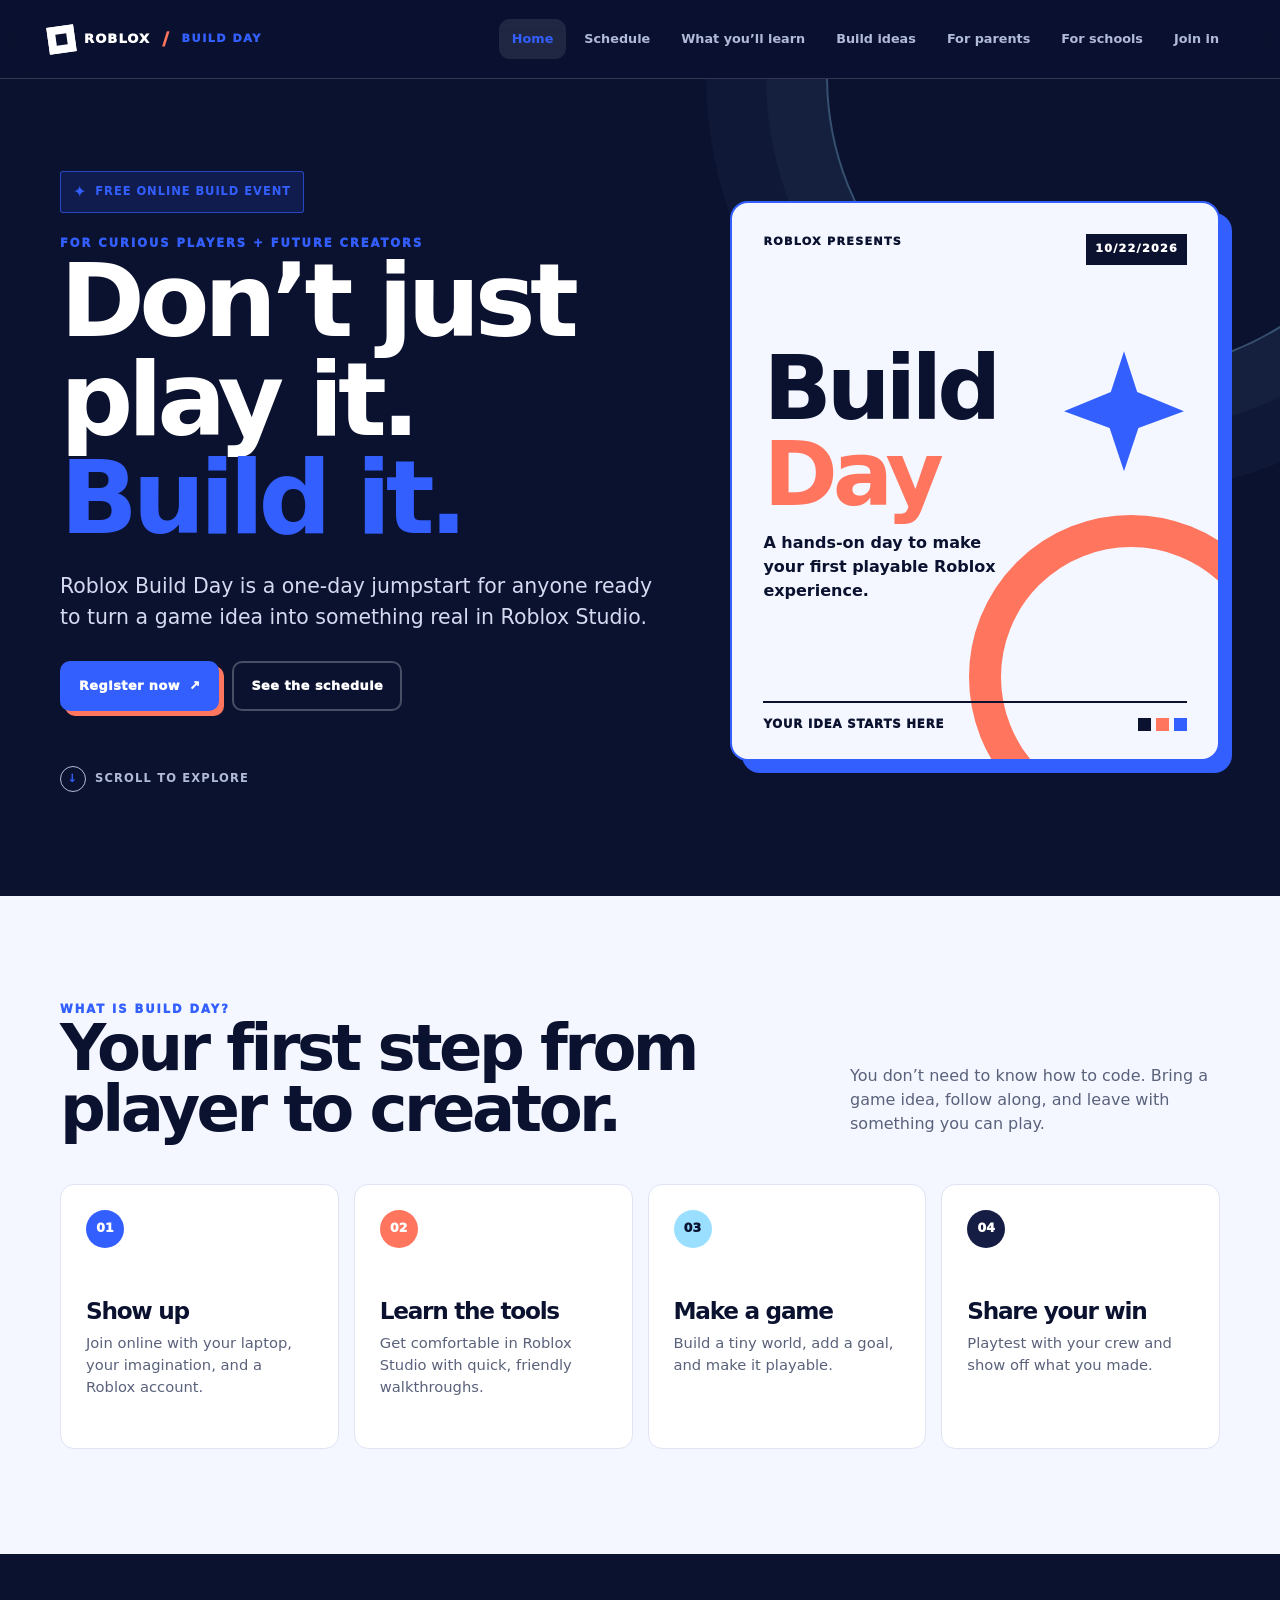
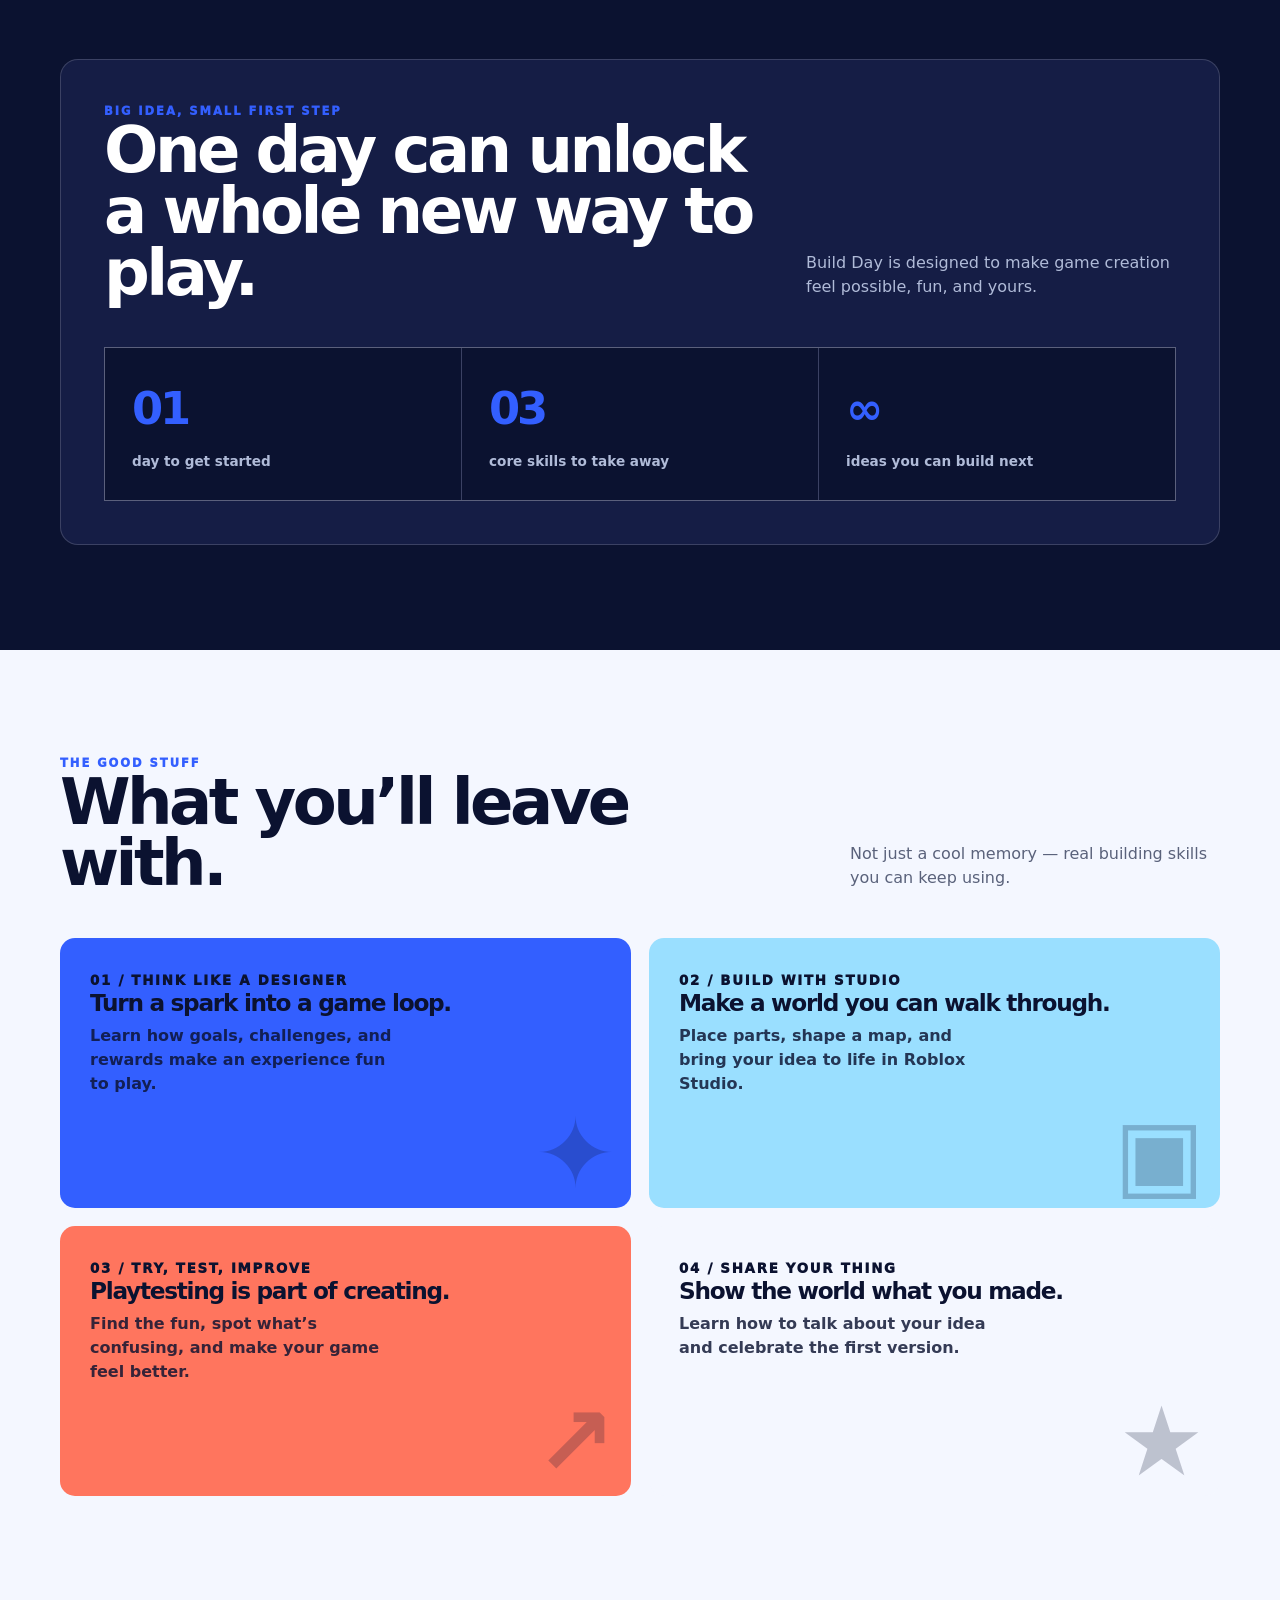
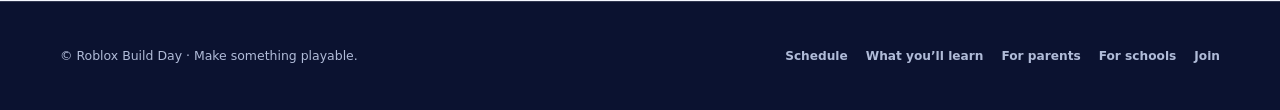
<file: index.html>
<!doctype html>
<html lang="en">
<head>
  <meta charset="utf-8">
  <meta name="viewport" content="width=device-width, initial-scale=1">
  <meta name="description" content="Roblox Build Day: learn to build your own game in Roblox Studio.">
  <title>Roblox Build Day — Make something playable</title>
  <link rel="stylesheet" href="styles.css?v=20261005">
</head>
<body>
  <header class="site-header">
    <div class="nav-wrap">
      <a class="brand" href="index.html" aria-label="Roblox Build Day home"><span class="roblox-lockup"><span class="roblox-logo-icon" aria-hidden="true"></span><span class="roblox-wordmark">ROBLOX</span></span><span class="brand-divider">/</span><span class="brand-event">BUILD DAY</span></a>
      <button class="menu-toggle" aria-label="Toggle navigation" aria-expanded="false">☰</button>
      <nav class="main-nav" aria-label="Main navigation">
        <a href="index.html" aria-current="page">Home</a>
        <a href="the-day.html">Schedule</a>
        <a href="learn.html">What you’ll learn</a>
        <a href="showcase.html">Build ideas</a>
        <a href="parents.html">For parents</a>
        <a href="schools.html">For schools</a>
        <a href="join.html">Join in</a>
      </nav>
    </div>
  </header>

  <main>
    <section class="hero">
      <div class="container hero-grid">
        <div class="hero-copy reveal">
          <div class="hero-stamp">Free online build event</div>
          <div class="eyebrow">For curious players + future creators</div>
          <h1>Don’t just play it. <span>Build it.</span></h1>
          <p class="lede">Roblox Build Day is a one-day jumpstart for anyone ready to turn a game idea into something real in Roblox Studio.</p>
          <div class="button-row"><a class="button" href="join.html">Register now <span>↗</span></a><a class="button secondary" href="the-day.html">See the schedule</a></div>
          <div class="scroll-note">Scroll to explore</div>
        </div>
        <div class="poster reveal" aria-label="Roblox Build Day poster">
          <div class="poster-top"><span>ROBLOX PRESENTS</span><span class="poster-date">10/22/2026</span></div>
          <h2>Build<br><span>Day</span></h2>
          <p class="poster-copy">A hands-on day to make your first playable Roblox experience.</p>
          <div class="poster-footer"><span>YOUR IDEA STARTS HERE</span><span class="tiny-blocks" aria-hidden="true"><i></i><i></i><i></i></span></div>
        </div>
      </div>
    </section>

    <section class="section light reveal">
      <div class="container">
        <div class="section-head"><div><div class="eyebrow" style="color:var(--blue)">What is Build Day?</div><h2>Your first step from player to creator.</h2></div><p class="muted">You don’t need to know how to code. Bring a game idea, follow along, and leave with something you can play.</p></div>
        <div class="steps">
          <article class="step"><div class="step-number">01</div><h3>Show up</h3><p>Join online with your laptop, your imagination, and a Roblox account.</p></article>
          <article class="step"><div class="step-number">02</div><h3>Learn the tools</h3><p>Get comfortable in Roblox Studio with quick, friendly walkthroughs.</p></article>
          <article class="step"><div class="step-number">03</div><h3>Make a game</h3><p>Build a tiny world, add a goal, and make it playable.</p></article>
          <article class="step"><div class="step-number">04</div><h3>Share your win</h3><p>Playtest with your crew and show off what you made.</p></article>
        </div>
      </div>
    </section>

    <section class="section reveal">
      <div class="container">
        <div class="dark-panel">
          <div class="section-head"><div><div class="eyebrow">Big idea, small first step</div><h2>One day can unlock a whole new way to play.</h2></div><p>Build Day is designed to make game creation feel possible, fun, and yours.</p></div>
          <div class="stats"><div class="stat"><strong>01</strong><span>day to get started</span></div><div class="stat"><strong>03</strong><span>core skills to take away</span></div><div class="stat"><strong>∞</strong><span>ideas you can build next</span></div></div>
        </div>
      </div>
    </section>

    <section class="section light reveal">
      <div class="container"><div class="section-head"><div><div class="eyebrow" style="color:var(--blue)">The good stuff</div><h2>What you’ll leave with.</h2></div><p class="muted">Not just a cool memory — real building skills you can keep using.</p></div>
        <div class="feature-grid"><article class="feature-card"><small>01 / Think like a designer</small><h3>Turn a spark into a game loop.</h3><p>Learn how goals, challenges, and rewards make an experience fun to play.</p><strong>✦</strong></article><article class="feature-card"><small>02 / Build with Studio</small><h3>Make a world you can walk through.</h3><p>Place parts, shape a map, and bring your idea to life in Roblox Studio.</p><strong>▣</strong></article><article class="feature-card"><small>03 / Try, test, improve</small><h3>Playtesting is part of creating.</h3><p>Find the fun, spot what’s confusing, and make your game feel better.</p><strong>↗</strong></article><article class="feature-card"><small>04 / Share your thing</small><h3>Show the world what you made.</h3><p>Learn how to talk about your idea and celebrate the first version.</p><strong>★</strong></article></div>
      </div>
    </section>
  </main>
  <footer class="site-footer"><div class="container footer-wrap"><p>© Roblox Build Day · Make something playable.</p><nav class="footer-links"><a href="the-day.html">Schedule</a><a href="learn.html">What you’ll learn</a><a href="parents.html">For parents</a><a href="schools.html">For schools</a><a href="join.html">Join</a></nav></div></footer>
  <script src="script.js"></script>
</body>
</html>
</file>
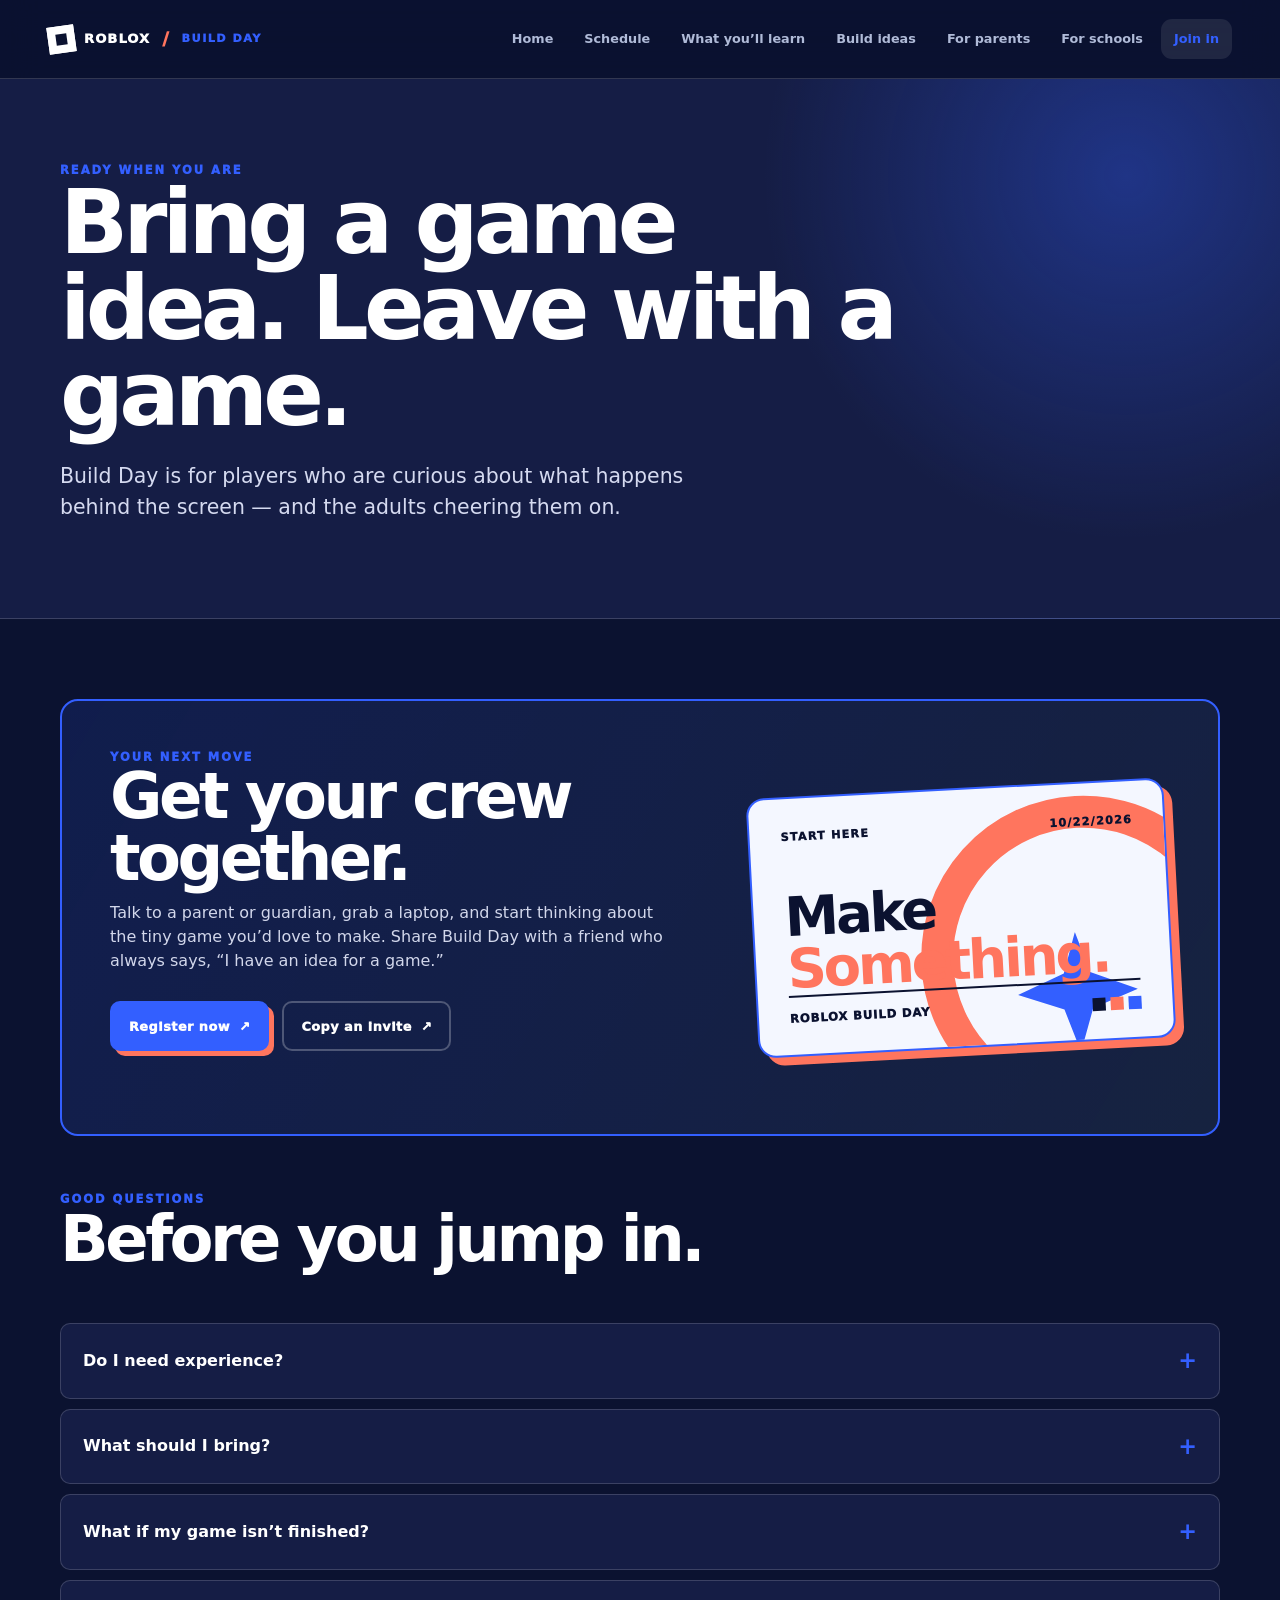
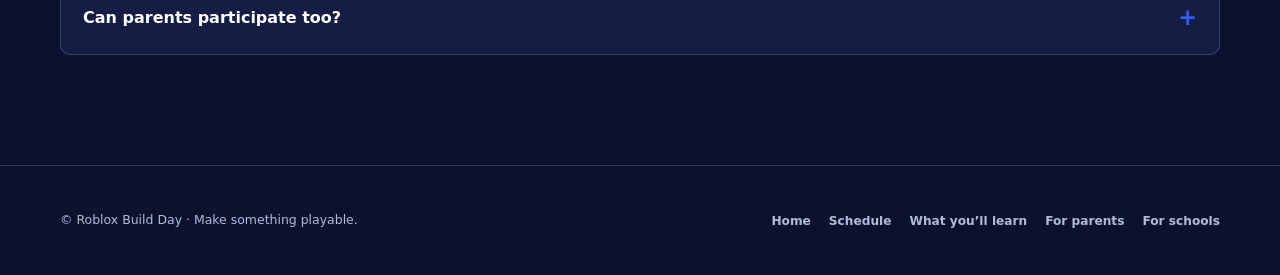
<file: join.html>
<!doctype html>
<html lang="en">
<head><meta charset="utf-8"><meta name="viewport" content="width=device-width, initial-scale=1"><meta name="description" content="Find out how to join Roblox Build Day and get ready to build."><title>Join in — Roblox Build Day</title><link rel="stylesheet" href="styles.css?v=20261005"></head>
<body>
  <header class="site-header"><div class="nav-wrap"><a class="brand" href="index.html" aria-label="Roblox Build Day home"><span class="roblox-lockup"><span class="roblox-logo-icon" aria-hidden="true"></span><span class="roblox-wordmark">ROBLOX</span></span><span class="brand-divider">/</span><span class="brand-event">BUILD DAY</span></a><button class="menu-toggle" aria-label="Toggle navigation" aria-expanded="false">☰</button><nav class="main-nav" aria-label="Main navigation"><a href="index.html">Home</a><a href="the-day.html">Schedule</a><a href="learn.html">What you’ll learn</a><a href="showcase.html">Build ideas</a><a href="parents.html">For parents</a><a href="schools.html">For schools</a><a href="join.html" aria-current="page">Join in</a></nav></div></header>
  <main><section class="page-hero"><div class="container reveal"><div class="eyebrow">Ready when you are</div><h1>Bring a game idea. Leave with a game.</h1><p class="lede">Build Day is for players who are curious about what happens behind the screen — and the adults cheering them on.</p></div></section>
    <section class="page-content"><div class="container"><div class="join-box reveal"><div><div class="eyebrow">Your next move</div><h2>Get your crew together.</h2><p>Talk to a parent or guardian, grab a laptop, and start thinking about the tiny game you’d love to make. Share Build Day with a friend who always says, “I have an idea for a game.”</p><div class="button-row"><button class="button" type="button" data-register>Register now <span>↗</span></button><button class="button secondary" type="button" data-copy>Copy an invite <span>↗</span></button></div><div class="copy-status" aria-live="polite"></div></div><div class="poster" style="min-height:260px; transform:rotate(-3deg); box-shadow:8px 8px 0 var(--pink);"><div class="poster-top"><span>START HERE</span><span>10/22/2026</span></div><h2 style="margin-top:45px;font-size:3.4rem">Make<br><span>Something.</span></h2><div class="poster-footer"><span>ROBLOX BUILD DAY</span><span class="tiny-blocks" aria-hidden="true"><i></i><i></i><i></i></span></div></div></div>
        <div class="faq reveal"><div class="section-head"><div><div class="eyebrow">Good questions</div><h2>Before you jump in.</h2></div></div><div class="faq-item"><button class="faq-question" aria-expanded="false">Do I need experience? <span>+</span></button><div class="faq-answer">Nope. Build Day starts with the basics and gives you a small project to follow. Being curious is the only prerequisite.</div></div><div class="faq-item"><button class="faq-question" aria-expanded="false">What should I bring? <span>+</span></button><div class="faq-answer">A computer that can run Roblox Studio, a Roblox account, a game idea, and a grown-up nearby if you need help with setup.</div></div><div class="faq-item"><button class="faq-question" aria-expanded="false">What if my game isn’t finished? <span>+</span></button><div class="faq-answer">That’s completely okay. The goal is to learn how games are made and get a playable first version. You can keep building after Build Day.</div></div><div class="faq-item"><button class="faq-question" aria-expanded="false">Can parents participate too? <span>+</span></button><div class="faq-answer">Absolutely. Parents and guardians can help with setup, cheer on the build, and ask questions alongside their creator.</div></div></div>
      </div></section>
  </main><footer class="site-footer"><div class="container footer-wrap"><p>© Roblox Build Day · Make something playable.</p><nav class="footer-links"><a href="index.html">Home</a><a href="the-day.html">Schedule</a><a href="learn.html">What you’ll learn</a><a href="parents.html">For parents</a><a href="schools.html">For schools</a></nav></div></footer><script src="script.js"></script>
</body></html>
</file>
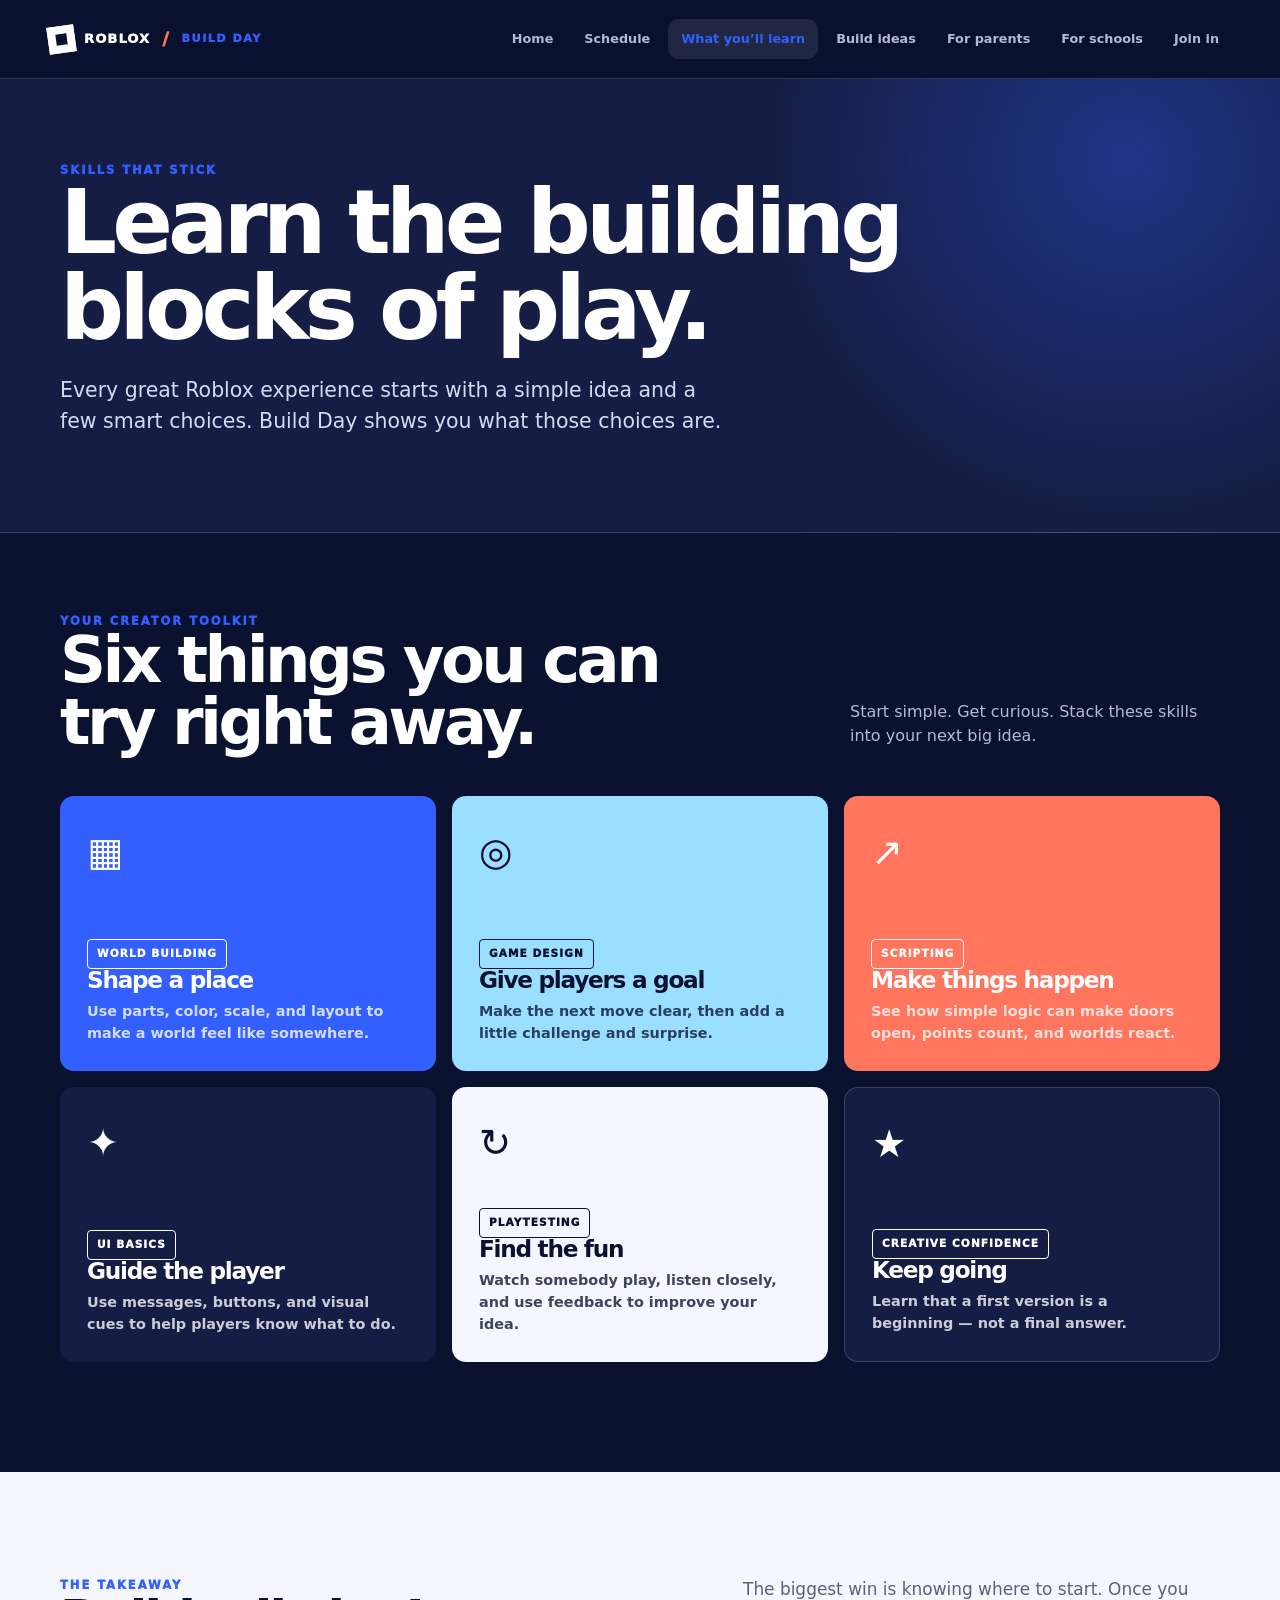
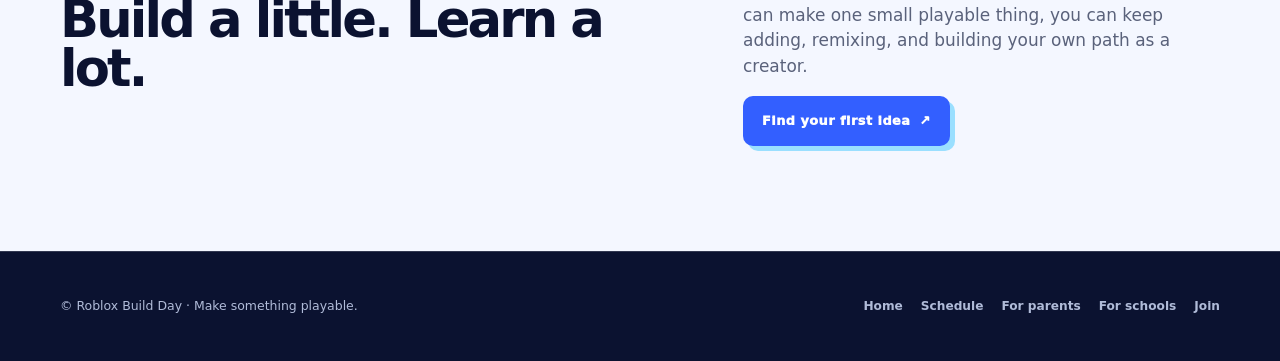
<file: learn.html>
<!doctype html>
<html lang="en">
<head><meta charset="utf-8"><meta name="viewport" content="width=device-width, initial-scale=1"><meta name="description" content="Discover the Roblox game-building skills participants learn at Build Day."><title>What you’ll learn — Roblox Build Day</title><link rel="stylesheet" href="styles.css?v=20261005"></head>
<body>
  <header class="site-header"><div class="nav-wrap"><a class="brand" href="index.html" aria-label="Roblox Build Day home"><span class="roblox-lockup"><span class="roblox-logo-icon" aria-hidden="true"></span><span class="roblox-wordmark">ROBLOX</span></span><span class="brand-divider">/</span><span class="brand-event">BUILD DAY</span></a><button class="menu-toggle" aria-label="Toggle navigation" aria-expanded="false">☰</button><nav class="main-nav" aria-label="Main navigation"><a href="index.html">Home</a><a href="the-day.html">Schedule</a><a href="learn.html" aria-current="page">What you’ll learn</a><a href="showcase.html">Build ideas</a><a href="parents.html">For parents</a><a href="schools.html">For schools</a><a href="join.html">Join in</a></nav></div></header>
  <main><section class="page-hero"><div class="container reveal"><div class="eyebrow">Skills that stick</div><h1>Learn the building blocks of play.</h1><p class="lede">Every great Roblox experience starts with a simple idea and a few smart choices. Build Day shows you what those choices are.</p></div></section>
    <section class="page-content"><div class="container"><div class="section-head reveal"><div><div class="eyebrow">Your creator toolkit</div><h2>Six things you can try right away.</h2></div><p>Start simple. Get curious. Stack these skills into your next big idea.</p></div><div class="learn-grid"><article class="learn-card reveal"><span class="learn-icon">▦</span><div><span class="tag">World building</span><h3>Shape a place</h3><p>Use parts, color, scale, and layout to make a world feel like somewhere.</p></div></article><article class="learn-card reveal"><span class="learn-icon">◎</span><div><span class="tag">Game design</span><h3>Give players a goal</h3><p>Make the next move clear, then add a little challenge and surprise.</p></div></article><article class="learn-card reveal"><span class="learn-icon">↗</span><div><span class="tag">Scripting</span><h3>Make things happen</h3><p>See how simple logic can make doors open, points count, and worlds react.</p></div></article><article class="learn-card reveal"><span class="learn-icon">✦</span><div><span class="tag">UI basics</span><h3>Guide the player</h3><p>Use messages, buttons, and visual cues to help players know what to do.</p></div></article><article class="learn-card reveal"><span class="learn-icon">↻</span><div><span class="tag">Playtesting</span><h3>Find the fun</h3><p>Watch somebody play, listen closely, and use feedback to improve your idea.</p></div></article><article class="learn-card reveal"><span class="learn-icon">★</span><div><span class="tag">Creative confidence</span><h3>Keep going</h3><p>Learn that a first version is a beginning — not a final answer.</p></div></article></div></div></section>
    <section class="section light"><div class="container two-col reveal"><div><div class="eyebrow" style="color:var(--blue)">The takeaway</div><h2>Build a little. Learn a lot.</h2></div><div class="content-copy"><p class="muted">The biggest win is knowing where to start. Once you can make one small playable thing, you can keep adding, remixing, and building your own path as a creator.</p><a class="button blue" href="showcase.html">Find your first idea <span>↗</span></a></div></div></section>
  </main><footer class="site-footer"><div class="container footer-wrap"><p>© Roblox Build Day · Make something playable.</p><nav class="footer-links"><a href="index.html">Home</a><a href="the-day.html">Schedule</a><a href="parents.html">For parents</a><a href="schools.html">For schools</a><a href="join.html">Join</a></nav></div></footer><script src="script.js"></script>
</body></html>
</file>
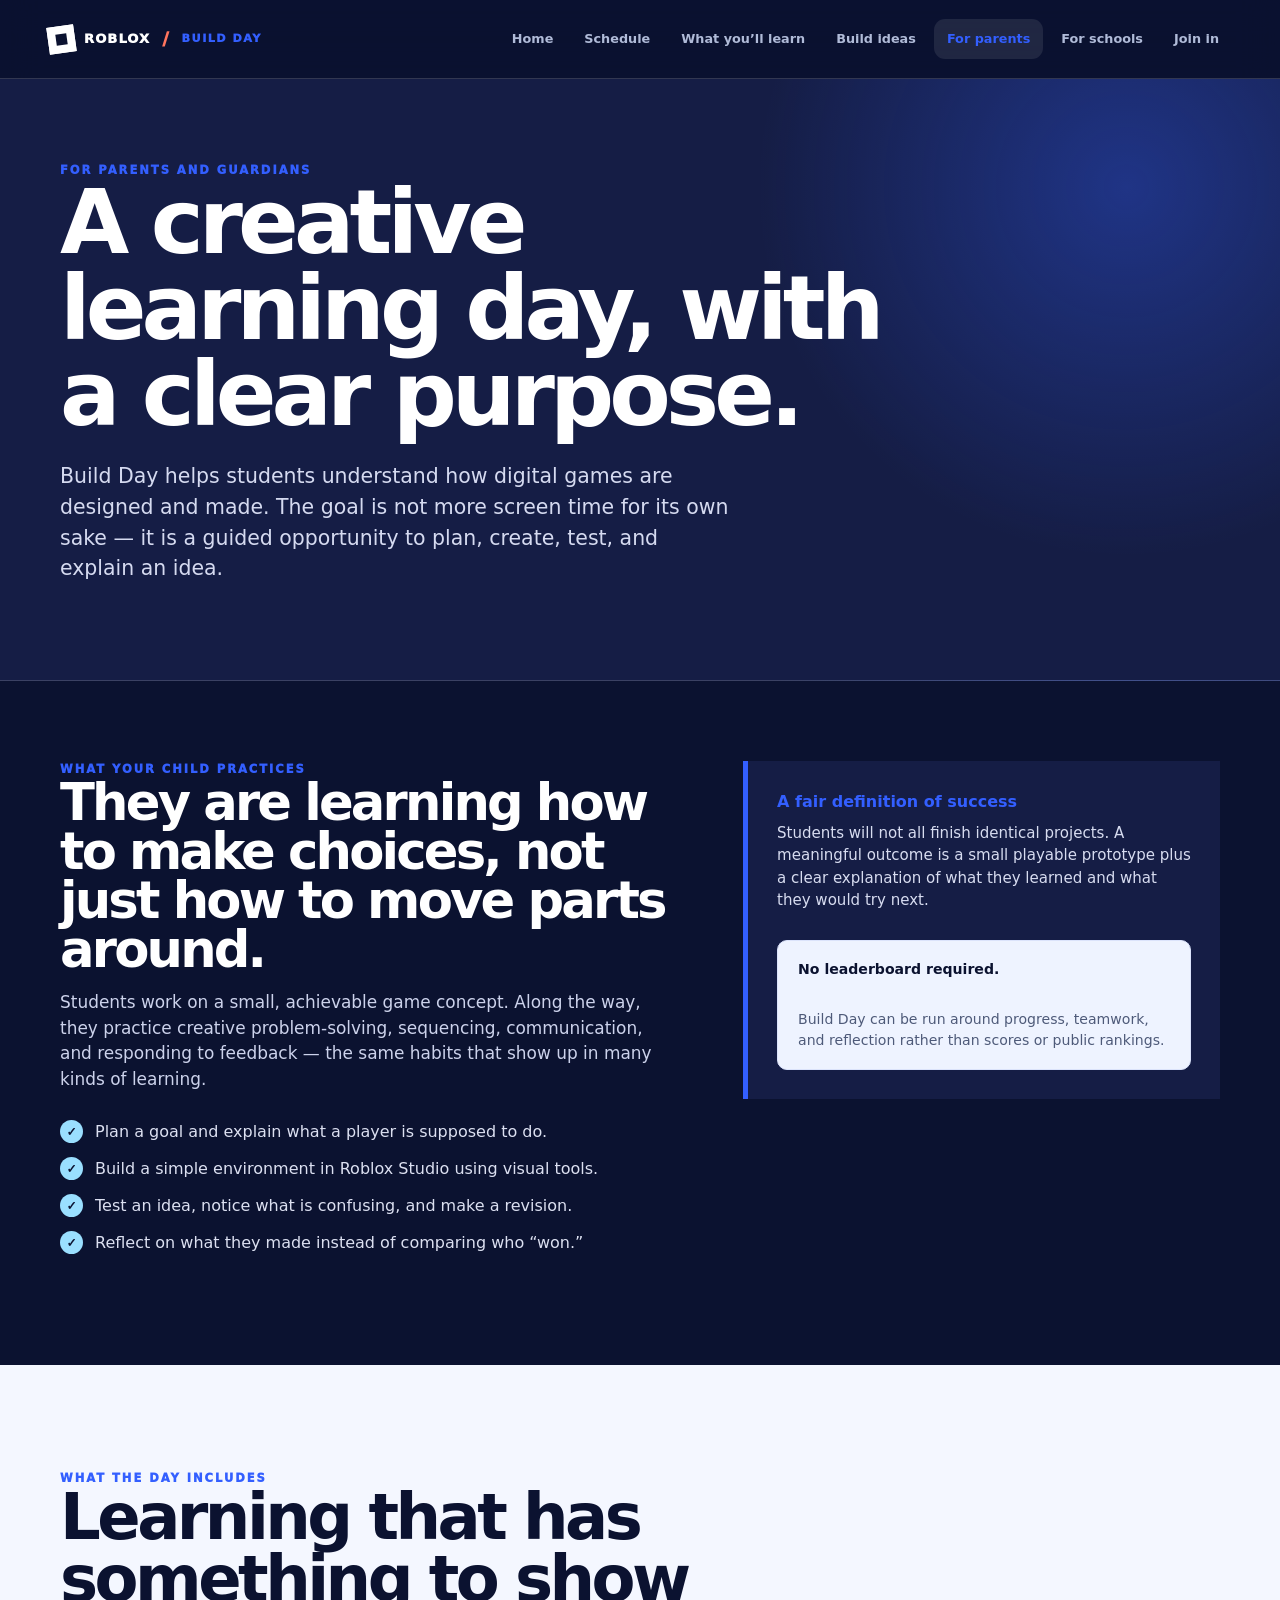
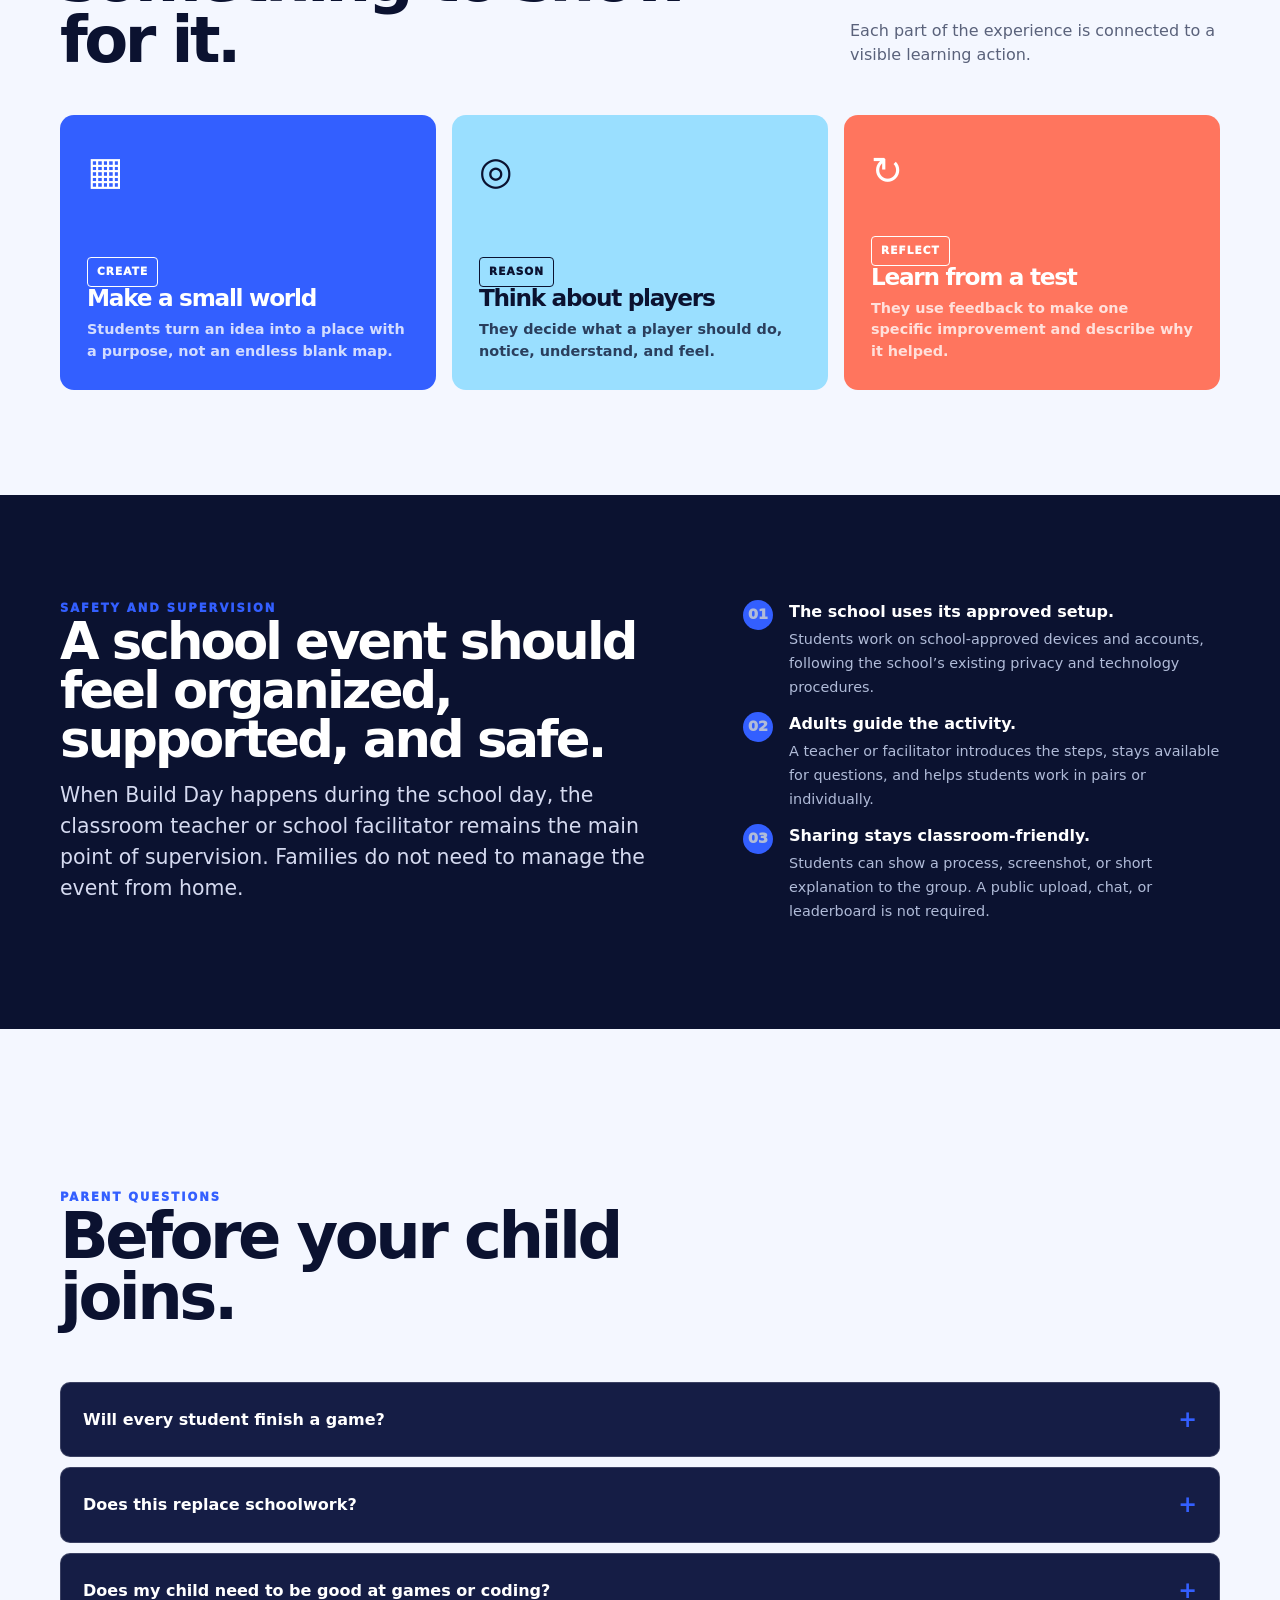
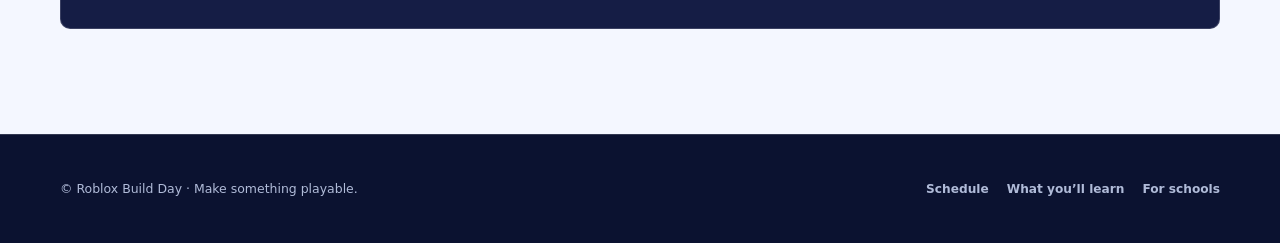
<file: parents.html>
<!doctype html>
<html lang="en">
<head><meta charset="utf-8"><meta name="viewport" content="width=device-width, initial-scale=1"><meta name="description" content="Learn how Roblox Build Day supports student learning, safety, and confidence."><title>For parents — Roblox Build Day</title><link rel="stylesheet" href="styles.css?v=20261005"></head>
<body>
  <header class="site-header"><div class="nav-wrap"><a class="brand" href="index.html" aria-label="Roblox Build Day home"><span class="roblox-lockup"><span class="roblox-logo-icon" aria-hidden="true"></span><span class="roblox-wordmark">ROBLOX</span></span><span class="brand-divider">/</span><span class="brand-event">BUILD DAY</span></a><button class="menu-toggle" aria-label="Toggle navigation" aria-expanded="false">☰</button><nav class="main-nav" aria-label="Main navigation"><a href="index.html">Home</a><a href="the-day.html">Schedule</a><a href="learn.html">What you’ll learn</a><a href="showcase.html">Build ideas</a><a href="parents.html" aria-current="page">For parents</a><a href="schools.html">For schools</a><a href="join.html">Join in</a></nav></div></header>
  <main>
    <section class="page-hero"><div class="container reveal"><div class="eyebrow">For parents and guardians</div><h1>A creative learning day, with a clear purpose.</h1><p class="lede">Build Day helps students understand how digital games are designed and made. The goal is not more screen time for its own sake — it is a guided opportunity to plan, create, test, and explain an idea.</p></div></section>
    <section class="page-content"><div class="container two-col"><div class="content-copy reveal"><div class="eyebrow">What your child practices</div><h2>They are learning how to make choices, not just how to move parts around.</h2><p>Students work on a small, achievable game concept. Along the way, they practice creative problem-solving, sequencing, communication, and responding to feedback — the same habits that show up in many kinds of learning.</p><ul class="check-list"><li>Plan a goal and explain what a player is supposed to do.</li><li>Build a simple environment in Roblox Studio using visual tools.</li><li>Test an idea, notice what is confusing, and make a revision.</li><li>Reflect on what they made instead of comparing who “won.”</li></ul></div><aside class="callout reveal"><strong>A fair definition of success</strong><p>Students will not all finish identical projects. A meaningful outcome is a small playable prototype plus a clear explanation of what they learned and what they would try next.</p><div class="audience-note"><strong>No leaderboard required.</strong><br>Build Day can be run around progress, teamwork, and reflection rather than scores or public rankings.</div></aside></div></section>
    <section class="section light"><div class="container"><div class="section-head reveal"><div><div class="eyebrow" style="color:var(--blue)">What the day includes</div><h2>Learning that has something to show for it.</h2></div><p class="muted">Each part of the experience is connected to a visible learning action.</p></div><div class="learn-grid"><article class="learn-card reveal"><span class="learn-icon">▦</span><div><span class="tag">Create</span><h3>Make a small world</h3><p>Students turn an idea into a place with a purpose, not an endless blank map.</p></div></article><article class="learn-card reveal"><span class="learn-icon">◎</span><div><span class="tag">Reason</span><h3>Think about players</h3><p>They decide what a player should do, notice, understand, and feel.</p></div></article><article class="learn-card reveal"><span class="learn-icon">↻</span><div><span class="tag">Reflect</span><h3>Learn from a test</h3><p>They use feedback to make one specific improvement and describe why it helped.</p></div></article></div></div></section>
    <section class="section"><div class="container two-col reveal"><div><div class="eyebrow">Safety and supervision</div><h2>A school event should feel organized, supported, and safe.</h2><p class="lede">When Build Day happens during the school day, the classroom teacher or school facilitator remains the main point of supervision. Families do not need to manage the event from home.</p></div><div><ul class="evidence-list"><li><span class="evidence-number">01</span><div><strong>The school uses its approved setup.</strong><span>Students work on school-approved devices and accounts, following the school’s existing privacy and technology procedures.</span></div></li><li><span class="evidence-number">02</span><div><strong>Adults guide the activity.</strong><span>A teacher or facilitator introduces the steps, stays available for questions, and helps students work in pairs or individually.</span></div></li><li><span class="evidence-number">03</span><div><strong>Sharing stays classroom-friendly.</strong><span>Students can show a process, screenshot, or short explanation to the group. A public upload, chat, or leaderboard is not required.</span></div></li></ul></div></div></section>
    <section class="section light"><div class="container"><div class="faq reveal"><div class="section-head"><div><div class="eyebrow" style="color:var(--blue)">Parent questions</div><h2>Before your child joins.</h2></div></div><div class="faq-item"><button class="faq-question" aria-expanded="false">Will every student finish a game? <span>+</span></button><div class="faq-answer">Not necessarily, and that is not the measure of success. The activity is structured so every student can complete a small build step, explain a design choice, and leave with a next step.</div></div><div class="faq-item"><button class="faq-question" aria-expanded="false">Does this replace schoolwork? <span>+</span></button><div class="faq-answer">No. When used in school, it should be scheduled as a planned learning activity. At home, families can decide how much time fits their routine.</div></div><div class="faq-item"><button class="faq-question" aria-expanded="false">Does my child need to be good at games or coding? <span>+</span></button><div class="faq-answer">No. The experience starts with a small idea and guided steps. Curiosity and willingness to try matter more than prior Roblox Studio experience.</div></div></div></div></section>
  </main>
  <footer class="site-footer"><div class="container footer-wrap"><p>© Roblox Build Day · Make something playable.</p><nav class="footer-links"><a href="the-day.html">Schedule</a><a href="learn.html">What you’ll learn</a><a href="schools.html">For schools</a></nav></div></footer><script src="script.js"></script>
</body></html>
</file>
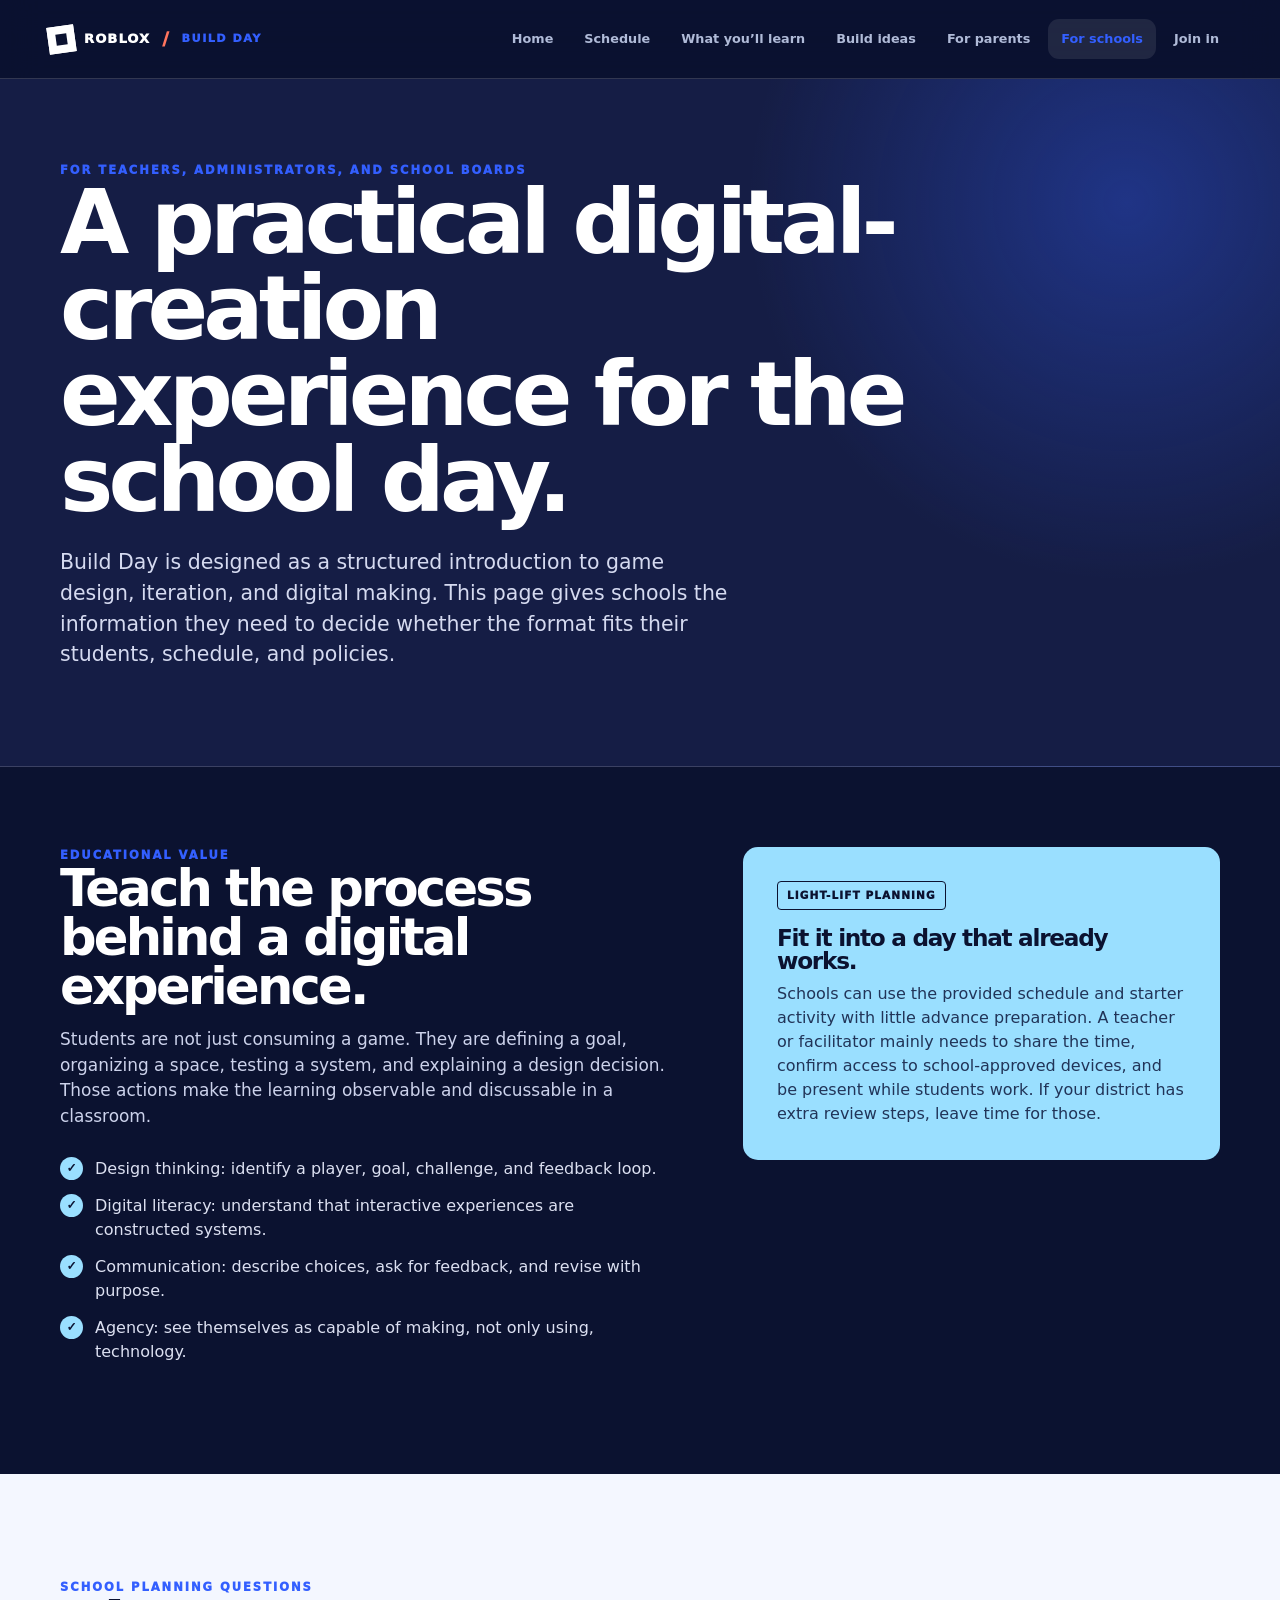
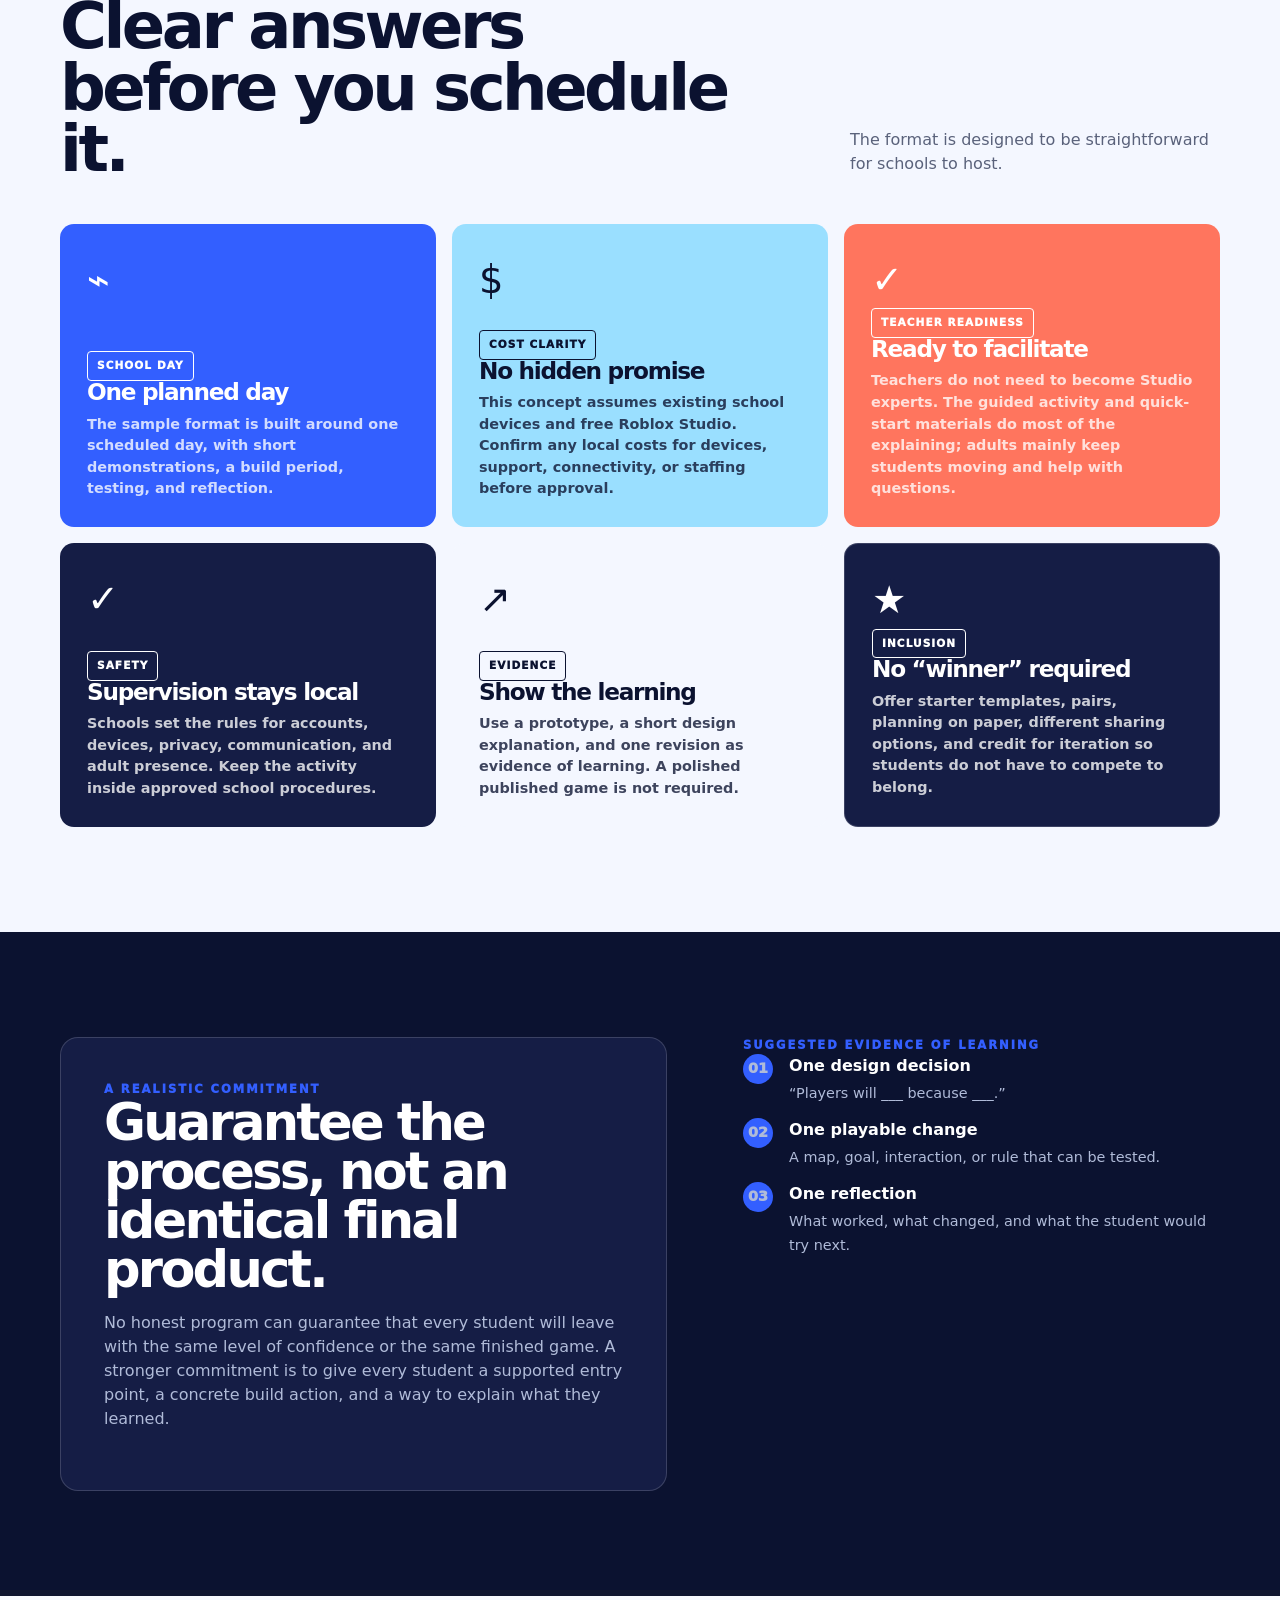
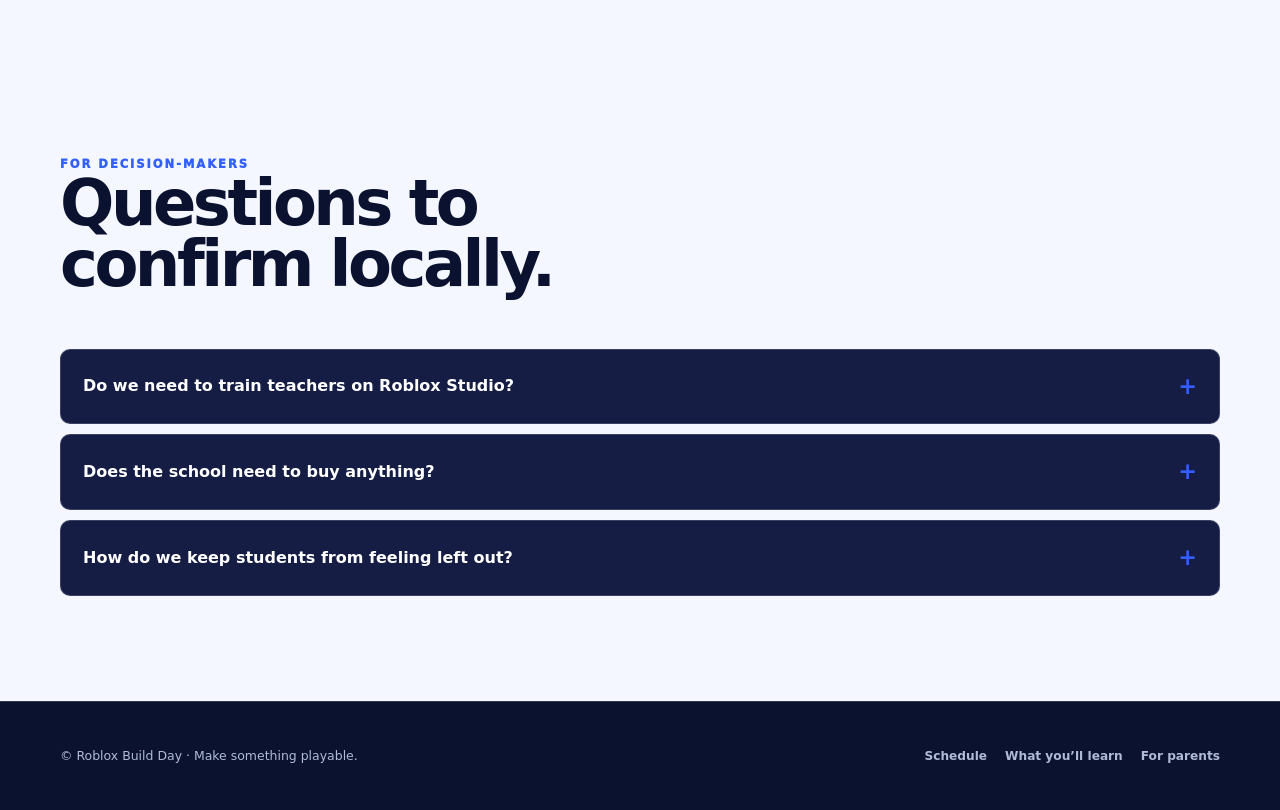
<file: schools.html>
<!doctype html>
<html lang="en">
<head><meta charset="utf-8"><meta name="viewport" content="width=device-width, initial-scale=1"><meta name="description" content="Planning information for schools and boards considering Roblox Build Day."><title>For schools — Roblox Build Day</title><link rel="stylesheet" href="styles.css?v=20261005"></head>
<body>
  <header class="site-header"><div class="nav-wrap"><a class="brand" href="index.html" aria-label="Roblox Build Day home"><span class="roblox-lockup"><span class="roblox-logo-icon" aria-hidden="true"></span><span class="roblox-wordmark">ROBLOX</span></span><span class="brand-divider">/</span><span class="brand-event">BUILD DAY</span></a><button class="menu-toggle" aria-label="Toggle navigation" aria-expanded="false">☰</button><nav class="main-nav" aria-label="Main navigation"><a href="index.html">Home</a><a href="the-day.html">Schedule</a><a href="learn.html">What you’ll learn</a><a href="showcase.html">Build ideas</a><a href="parents.html">For parents</a><a href="schools.html" aria-current="page">For schools</a><a href="join.html">Join in</a></nav></div></header>
  <main>
    <section class="page-hero"><div class="container reveal"><div class="eyebrow">For teachers, administrators, and school boards</div><h1>A practical digital-creation experience for the school day.</h1><p class="lede">Build Day is designed as a structured introduction to game design, iteration, and digital making. This page gives schools the information they need to decide whether the format fits their students, schedule, and policies.</p></div></section>
    <section class="page-content"><div class="container two-col"><div class="content-copy reveal"><div class="eyebrow">Educational value</div><h2>Teach the process behind a digital experience.</h2><p>Students are not just consuming a game. They are defining a goal, organizing a space, testing a system, and explaining a design decision. Those actions make the learning observable and discussable in a classroom.</p><ul class="check-list"><li>Design thinking: identify a player, goal, challenge, and feedback loop.</li><li>Digital literacy: understand that interactive experiences are constructed systems.</li><li>Communication: describe choices, ask for feedback, and revise with purpose.</li><li>Agency: see themselves as capable of making, not only using, technology.</li></ul></div><aside class="planning-box reveal"><span class="tag">Light-lift planning</span><h3>Fit it into a day that already works.</h3><p>Schools can use the provided schedule and starter activity with little advance preparation. A teacher or facilitator mainly needs to share the time, confirm access to school-approved devices, and be present while students work. If your district has extra review steps, leave time for those.</p></aside></div></section>
    <section class="section light"><div class="container"><div class="section-head reveal"><div><div class="eyebrow" style="color:var(--blue)">School planning questions</div><h2>Clear answers before you schedule it.</h2></div><p class="muted">The format is designed to be straightforward for schools to host.</p></div><div class="learn-grid"><article class="learn-card reveal"><span class="learn-icon">⌁</span><div><span class="tag">School day</span><h3>One planned day</h3><p>The sample format is built around one scheduled day, with short demonstrations, a build period, testing, and reflection.</p></div></article><article class="learn-card reveal"><span class="learn-icon">$</span><div><span class="tag">Cost clarity</span><h3>No hidden promise</h3><p>This concept assumes existing school devices and free Roblox Studio. Confirm any local costs for devices, support, connectivity, or staffing before approval.</p></div></article><article class="learn-card reveal"><span class="learn-icon">✓</span><div><span class="tag">Teacher readiness</span><h3>Ready to facilitate</h3><p>Teachers do not need to become Studio experts. The guided activity and quick-start materials do most of the explaining; adults mainly keep students moving and help with questions.</p></div></article><article class="learn-card reveal"><span class="learn-icon">✓</span><div><span class="tag">Safety</span><h3>Supervision stays local</h3><p>Schools set the rules for accounts, devices, privacy, communication, and adult presence. Keep the activity inside approved school procedures.</p></div></article><article class="learn-card reveal"><span class="learn-icon">↗</span><div><span class="tag">Evidence</span><h3>Show the learning</h3><p>Use a prototype, a short design explanation, and one revision as evidence of learning. A polished published game is not required.</p></div></article><article class="learn-card reveal"><span class="learn-icon">★</span><div><span class="tag">Inclusion</span><h3>No “winner” required</h3><p>Offer starter templates, pairs, planning on paper, different sharing options, and credit for iteration so students do not have to compete to belong.</p></div></article></div></div></section>
    <section class="section"><div class="container two-col"><div class="dark-panel reveal"><div class="eyebrow">A realistic commitment</div><h2>Guarantee the process, not an identical final product.</h2><p class="muted">No honest program can guarantee that every student will leave with the same level of confidence or the same finished game. A stronger commitment is to give every student a supported entry point, a concrete build action, and a way to explain what they learned.</p></div><div class="reveal"><div class="eyebrow">Suggested evidence of learning</div><ul class="evidence-list"><li><span class="evidence-number">01</span><div><strong>One design decision</strong><span>“Players will ___ because ___.”</span></div></li><li><span class="evidence-number">02</span><div><strong>One playable change</strong><span>A map, goal, interaction, or rule that can be tested.</span></div></li><li><span class="evidence-number">03</span><div><strong>One reflection</strong><span>What worked, what changed, and what the student would try next.</span></div></li></ul></div></div></section>
    <section class="section light"><div class="container"><div class="faq reveal"><div class="section-head"><div><div class="eyebrow" style="color:var(--blue)">For decision-makers</div><h2>Questions to confirm locally.</h2></div></div><div class="faq-item"><button class="faq-question" aria-expanded="false">Do we need to train teachers on Roblox Studio? <span>+</span></button><div class="faq-answer">A full training program is not the intent. A short orientation is recommended so teachers can open the project, understand the activity sequence, and know how to support students. Schools should decide what training their staff and policies require.</div></div><div class="faq-item"><button class="faq-question" aria-expanded="false">Does the school need to buy anything? <span>+</span></button><div class="faq-answer">This concept is designed around existing school devices and free Roblox Studio, but local costs can still include devices, network support, staffing, or approved accounts. Confirm those items before scheduling.</div></div><div class="faq-item"><button class="faq-question" aria-expanded="false">How do we keep students from feeling left out? <span>+</span></button><div class="faq-answer">Use starter templates, pairs, multiple ways to participate, and reflection-based sharing. Do not make publishing, speed, or competitive scores the definition of success.</div></div></div></div></section>
  </main>
  <footer class="site-footer"><div class="container footer-wrap"><p>© Roblox Build Day · Make something playable.</p><nav class="footer-links"><a href="the-day.html">Schedule</a><a href="learn.html">What you’ll learn</a><a href="parents.html">For parents</a></nav></div></footer><script src="script.js"></script>
</body></html>
</file>
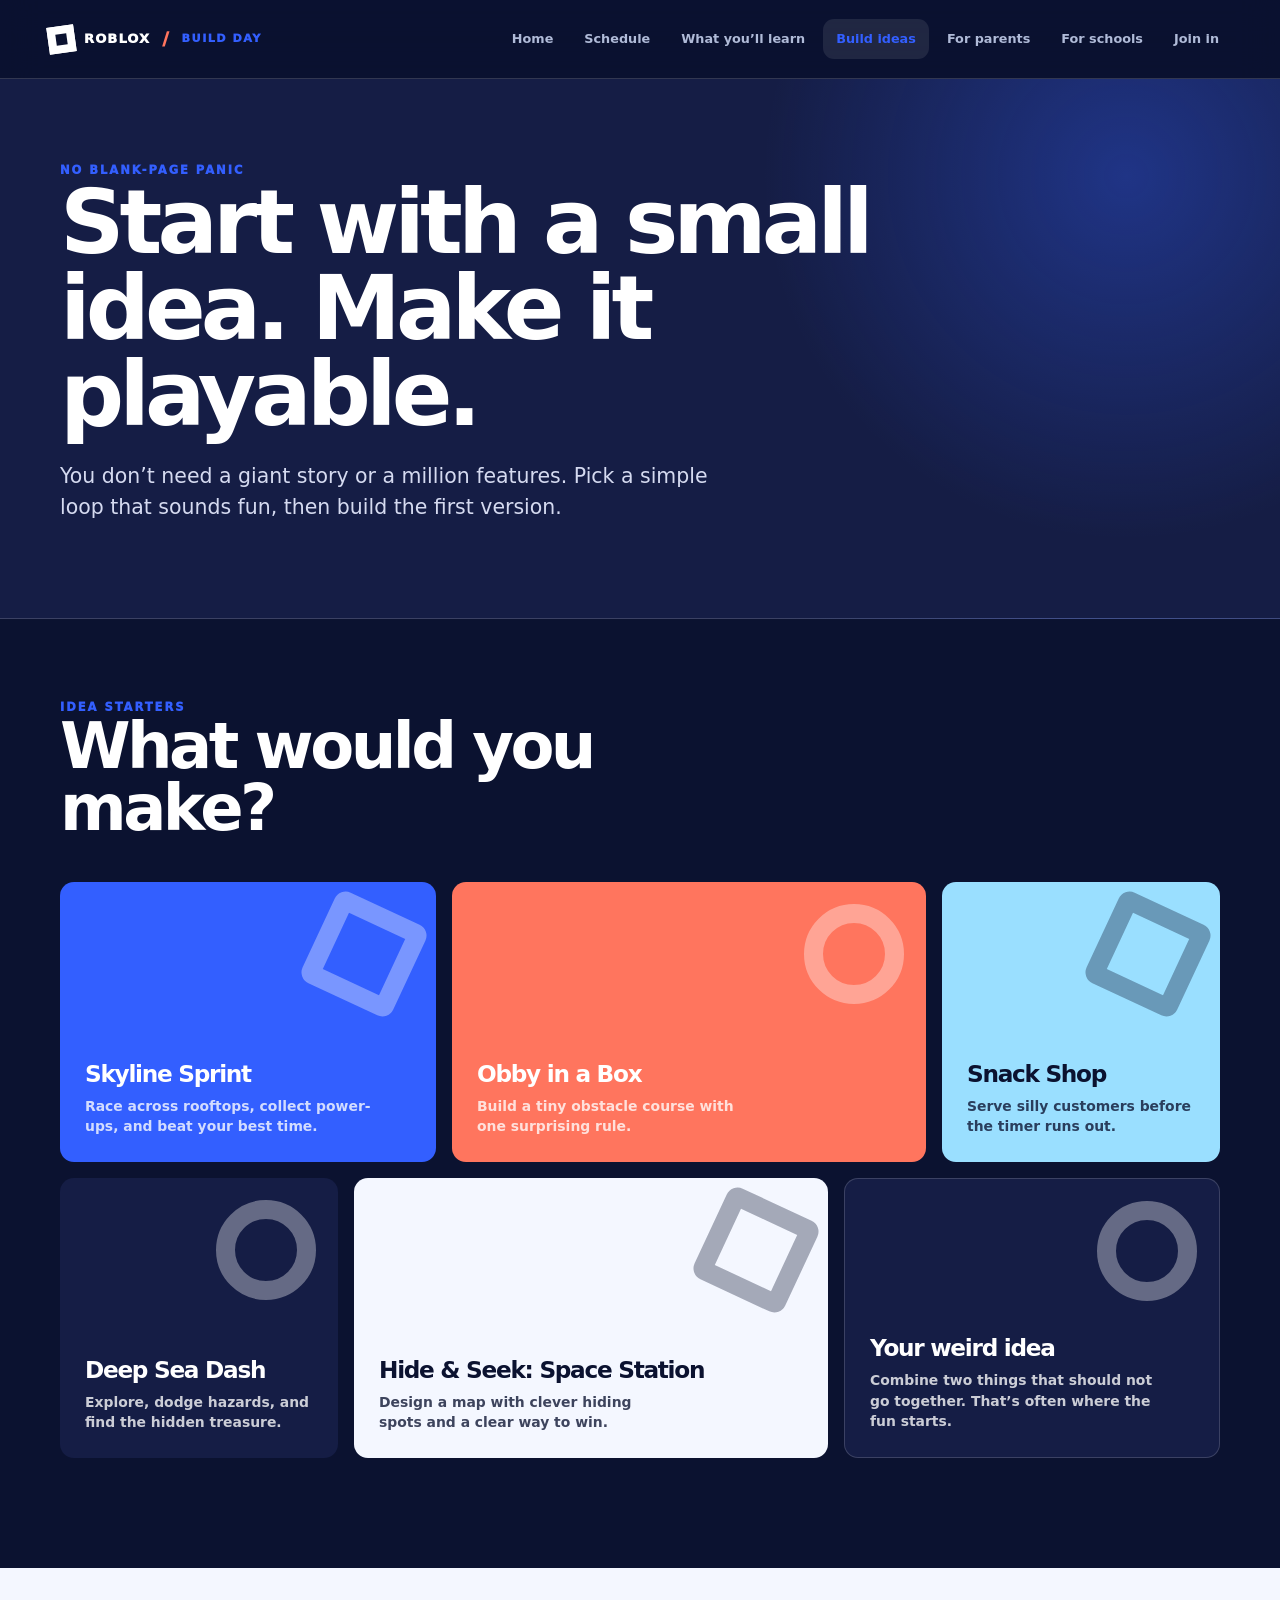
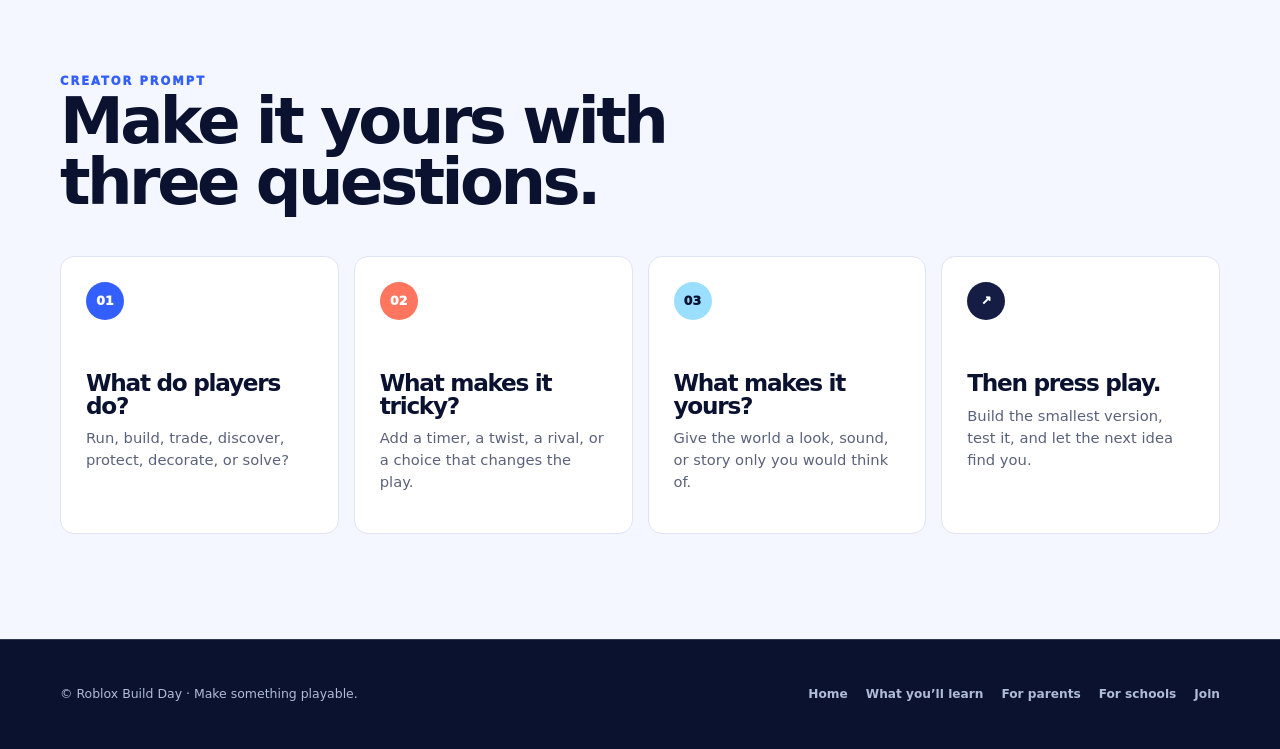
<file: showcase.html>
<!doctype html>
<html lang="en">
<head><meta charset="utf-8"><meta name="viewport" content="width=device-width, initial-scale=1"><meta name="description" content="Get Roblox game ideas to start building at Roblox Build Day."><title>Build ideas — Roblox Build Day</title><link rel="stylesheet" href="styles.css?v=20261005"></head>
<body>
  <header class="site-header"><div class="nav-wrap"><a class="brand" href="index.html" aria-label="Roblox Build Day home"><span class="roblox-lockup"><span class="roblox-logo-icon" aria-hidden="true"></span><span class="roblox-wordmark">ROBLOX</span></span><span class="brand-divider">/</span><span class="brand-event">BUILD DAY</span></a><button class="menu-toggle" aria-label="Toggle navigation" aria-expanded="false">☰</button><nav class="main-nav" aria-label="Main navigation"><a href="index.html">Home</a><a href="the-day.html">Schedule</a><a href="learn.html">What you’ll learn</a><a href="showcase.html" aria-current="page">Build ideas</a><a href="parents.html">For parents</a><a href="schools.html">For schools</a><a href="join.html">Join in</a></nav></div></header>
  <main><section class="page-hero"><div class="container reveal"><div class="eyebrow">No blank-page panic</div><h1>Start with a small idea. Make it playable.</h1><p class="lede">You don’t need a giant story or a million features. Pick a simple loop that sounds fun, then build the first version.</p></div></section>
    <section class="page-content"><div class="container"><div class="section-head reveal"><div><div class="eyebrow">Idea starters</div><h2>What would you make?</h2></div></div><div class="showcase-grid"><article class="project-card reveal"><div class="project-art" aria-hidden="true"></div><h3>Skyline Sprint</h3><p>Race across rooftops, collect power-ups, and beat your best time.</p></article><article class="project-card reveal"><div class="project-art" aria-hidden="true"></div><h3>Obby in a Box</h3><p>Build a tiny obstacle course with one surprising rule.</p></article><article class="project-card reveal"><div class="project-art" aria-hidden="true"></div><h3>Snack Shop</h3><p>Serve silly customers before the timer runs out.</p></article><article class="project-card reveal"><div class="project-art" aria-hidden="true"></div><h3>Deep Sea Dash</h3><p>Explore, dodge hazards, and find the hidden treasure.</p></article><article class="project-card reveal"><div class="project-art" aria-hidden="true"></div><h3>Hide & Seek: Space Station</h3><p>Design a map with clever hiding spots and a clear way to win.</p></article><article class="project-card reveal"><div class="project-art" aria-hidden="true"></div><h3>Your weird idea</h3><p>Combine two things that should not go together. That’s often where the fun starts.</p></article></div></div></section>
    <section class="section light"><div class="container reveal"><div class="section-head"><div><div class="eyebrow" style="color:var(--blue)">Creator prompt</div><h2>Make it yours with three questions.</h2></div></div><div class="steps"><article class="step"><div class="step-number">01</div><h3>What do players do?</h3><p>Run, build, trade, discover, protect, decorate, or solve?</p></article><article class="step"><div class="step-number">02</div><h3>What makes it tricky?</h3><p>Add a timer, a twist, a rival, or a choice that changes the play.</p></article><article class="step"><div class="step-number">03</div><h3>What makes it yours?</h3><p>Give the world a look, sound, or story only you would think of.</p></article><article class="step"><div class="step-number">↗</div><h3>Then press play.</h3><p>Build the smallest version, test it, and let the next idea find you.</p></article></div></div></section>
  </main><footer class="site-footer"><div class="container footer-wrap"><p>© Roblox Build Day · Make something playable.</p><nav class="footer-links"><a href="index.html">Home</a><a href="learn.html">What you’ll learn</a><a href="parents.html">For parents</a><a href="schools.html">For schools</a><a href="join.html">Join</a></nav></div></footer><script src="script.js"></script>
</body></html>
</file>
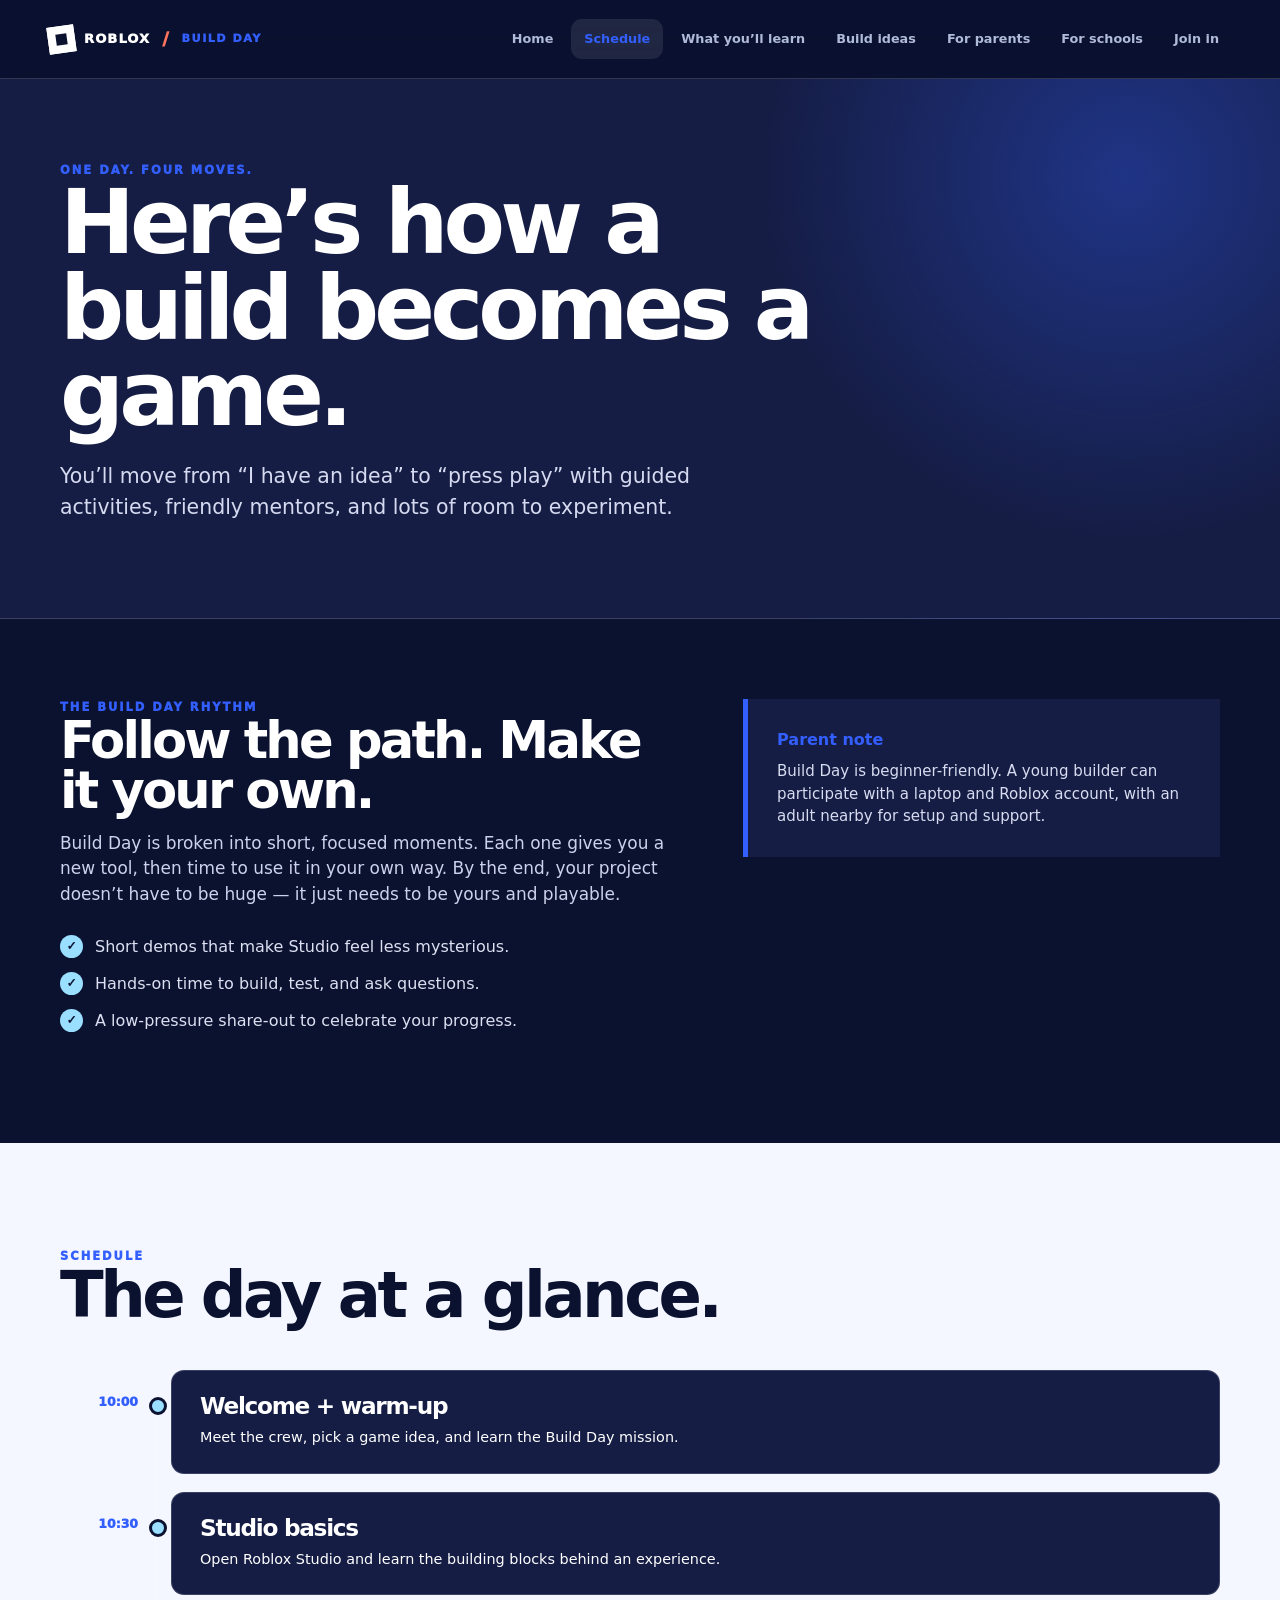
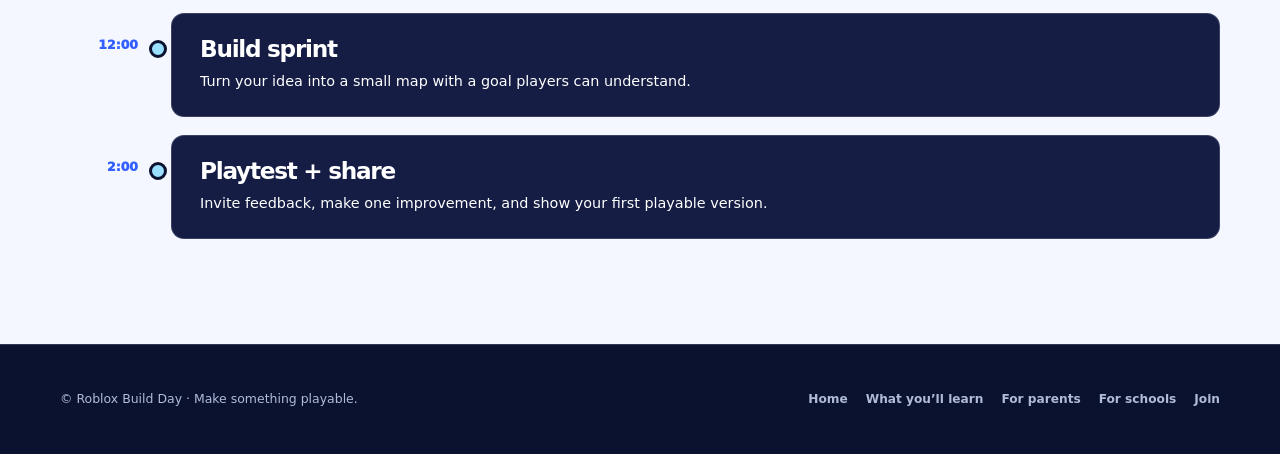
<file: the-day.html>
<!doctype html>
<html lang="en">
<head><meta charset="utf-8"><meta name="viewport" content="width=device-width, initial-scale=1"><meta name="description" content="See how Roblox Build Day runs from first idea to playable game."><title>The day — Roblox Build Day</title><link rel="stylesheet" href="styles.css?v=20261005"></head>
<body>
  <header class="site-header"><div class="nav-wrap"><a class="brand" href="index.html" aria-label="Roblox Build Day home"><span class="roblox-lockup"><span class="roblox-logo-icon" aria-hidden="true"></span><span class="roblox-wordmark">ROBLOX</span></span><span class="brand-divider">/</span><span class="brand-event">BUILD DAY</span></a><button class="menu-toggle" aria-label="Toggle navigation" aria-expanded="false">☰</button><nav class="main-nav" aria-label="Main navigation"><a href="index.html">Home</a><a href="the-day.html" aria-current="page">Schedule</a><a href="learn.html">What you’ll learn</a><a href="showcase.html">Build ideas</a><a href="parents.html">For parents</a><a href="schools.html">For schools</a><a href="join.html">Join in</a></nav></div></header>
  <main><section class="page-hero"><div class="container reveal"><div class="eyebrow">One day. Four moves.</div><h1>Here’s how a build becomes a game.</h1><p class="lede">You’ll move from “I have an idea” to “press play” with guided activities, friendly mentors, and lots of room to experiment.</p></div></section>
    <section class="page-content"><div class="container two-col"><div class="content-copy reveal"><div class="eyebrow">The Build Day rhythm</div><h2>Follow the path. Make it your own.</h2><p>Build Day is broken into short, focused moments. Each one gives you a new tool, then time to use it in your own way. By the end, your project doesn’t have to be huge — it just needs to be yours and playable.</p><ul class="check-list"><li>Short demos that make Studio feel less mysterious.</li><li>Hands-on time to build, test, and ask questions.</li><li>A low-pressure share-out to celebrate your progress.</li></ul></div><aside class="callout reveal"><strong>Parent note</strong><p>Build Day is beginner-friendly. A young builder can participate with a laptop and Roblox account, with an adult nearby for setup and support.</p></aside></div></section>
    <section class="section light"><div class="container reveal"><div class="section-head"><div><div class="eyebrow" style="color:var(--blue)">Schedule</div><h2>The day at a glance.</h2></div></div><div class="timeline"><div class="timeline-item"><div class="timeline-time">10:00</div><div class="timeline-card"><h3>Welcome + warm-up</h3><p>Meet the crew, pick a game idea, and learn the Build Day mission.</p></div></div><div class="timeline-item"><div class="timeline-time">10:30</div><div class="timeline-card"><h3>Studio basics</h3><p>Open Roblox Studio and learn the building blocks behind an experience.</p></div></div><div class="timeline-item"><div class="timeline-time">12:00</div><div class="timeline-card"><h3>Build sprint</h3><p>Turn your idea into a small map with a goal players can understand.</p></div></div><div class="timeline-item"><div class="timeline-time">2:00</div><div class="timeline-card"><h3>Playtest + share</h3><p>Invite feedback, make one improvement, and show your first playable version.</p></div></div></div></div></section>
  </main><footer class="site-footer"><div class="container footer-wrap"><p>© Roblox Build Day · Make something playable.</p><nav class="footer-links"><a href="index.html">Home</a><a href="learn.html">What you’ll learn</a><a href="parents.html">For parents</a><a href="schools.html">For schools</a><a href="join.html">Join</a></nav></div></footer><script src="script.js"></script>
</body></html>
</file>
<file: styles.css>
:root {
  --ink: #0b1230;
  --ink-2: #151d45;
  --paper: #f4f7ff;
  --muted: #b0bbd8;
  --line: rgba(255,255,255,.16);
  --yellow: #335fff;
  --pink: #ff755e;
  --blue: #335fff;
  --mint: #9adfff;
  --white: #ffffff;
  --shadow: 0 18px 0 rgba(7, 12, 32, .35);
}

* { box-sizing: border-box; }
html { scroll-behavior: smooth; }
body {
  margin: 0;
  color: var(--white);
  background: var(--ink);
  font-family: Inter, ui-sans-serif, system-ui, -apple-system, BlinkMacSystemFont, "Segoe UI", sans-serif;
  line-height: 1.5;
}
a { color: inherit; text-decoration: none; }
button, a { -webkit-tap-highlight-color: transparent; }
button { font: inherit; }

.site-header {
  position: sticky;
  z-index: 20;
  top: 0;
  border-bottom: 1px solid var(--line);
  background: rgba(11,18,48,.88);
  backdrop-filter: blur(18px);
}
.nav-wrap {
  display: flex;
  align-items: center;
  justify-content: space-between;
  gap: 24px;
  max-width: 1240px;
  min-height: 78px;
  padding: 0 28px;
  margin: auto;
}
.brand {
  display: inline-flex;
  align-items: center;
  gap: 12px;
  flex-shrink: 0;
  font-size: .76rem;
  font-weight: 950;
  letter-spacing: .08em;
  line-height: 1.05;
}
.roblox-lockup { display: inline-flex; align-items: center; gap: 9px; }
.roblox-logo-icon { position: relative; display: block; width: 27px; height: 27px; transform: rotate(-8deg); background: var(--white); border: 3px solid var(--white); }
.roblox-logo-icon::after { content: ""; position: absolute; inset: 5px; background: var(--ink); }
.roblox-wordmark { color: var(--white); font-size: .82rem; font-weight: 950; letter-spacing: .08em; }
.brand-divider { color: var(--pink); font-size: 1.1rem; }
.brand-event { color: var(--yellow); font-size: .7rem; letter-spacing: .13em; }
.brand .roblox-logo-icon { display: inline-block; flex: 0 0 27px; width: 27px; height: 27px; }
.main-nav { display: flex; align-items: center; gap: 5px; }
.main-nav a { padding: 10px 13px; border-radius: 11px; color: var(--muted); font-size: .8rem; font-weight: 800; transition: .2s ease; }
.main-nav a:hover, .main-nav a[aria-current="page"] { color: var(--white); background: rgba(255,255,255,.09); }
.main-nav a[aria-current="page"] { color: var(--yellow); }
.menu-toggle { display: none; border: 0; color: var(--white); background: transparent; cursor: pointer; font-size: 1.6rem; }

.container { width: min(1160px, calc(100% - 56px)); margin: auto; }
.eyebrow { color: var(--yellow); font-size: .72rem; font-weight: 950; letter-spacing: .17em; text-transform: uppercase; }
h1, h2, h3, p { margin-top: 0; }
h1, h2, h3 { line-height: .96; letter-spacing: -.055em; }
h1 { max-width: 780px; margin-bottom: 24px; font-size: clamp(3.5rem, 8vw, 7.6rem); }
h2 { margin-bottom: 16px; font-size: clamp(2.35rem, 5vw, 4.5rem); }
h3 { margin-bottom: 10px; font-size: 1.45rem; }
.lede { max-width: 620px; color: #d5daf0; font-size: clamp(1.05rem, 1.8vw, 1.28rem); }
.muted { color: var(--muted); }
.button-row { display: flex; flex-wrap: wrap; gap: 13px; margin-top: 28px; }
.button { display: inline-flex; align-items: center; justify-content: center; gap: 9px; min-height: 50px; padding: 0 19px; border: 0; border-radius: 10px; color: var(--white); background: var(--yellow); box-shadow: 5px 5px 0 var(--pink); font-size: .8rem; font-weight: 950; letter-spacing: .04em; transition: transform .2s ease, box-shadow .2s ease; }
.button:hover { transform: translate(3px, 3px); box-shadow: 2px 2px 0 var(--pink); }
.button.secondary { color: var(--white); background: transparent; box-shadow: inset 0 0 0 2px rgba(255,255,255,.25); }
.button.secondary:hover { box-shadow: inset 0 0 0 2px var(--white); }
.button.blue { color: var(--white); background: var(--blue); box-shadow: 5px 5px 0 var(--mint); }

.hero { position: relative; overflow: hidden; padding: 92px 0 104px; }
.hero::before { content: ""; position: absolute; width: 590px; height: 590px; top: -300px; right: -140px; border: 2px solid rgba(154,223,255,.3); border-radius: 50%; box-shadow: 0 0 0 60px rgba(154,223,255,.04), 0 0 0 120px rgba(154,223,255,.03); }
.hero-grid { position: relative; display: grid; grid-template-columns: 1.1fr .9fr; align-items: center; gap: 72px; }
.hero-copy h1 span { color: var(--yellow); }
.hero-stamp { display: inline-flex; align-items: center; gap: 8px; margin-bottom: 22px; padding: 8px 12px; border: 1px solid rgba(51,95,255,.65); border-radius: 3px; color: var(--yellow); background: rgba(51,95,255,.14); font-size: .72rem; font-weight: 900; letter-spacing: .08em; text-transform: uppercase; }
.hero-stamp::before { content: "✦"; font-size: 1rem; }
.scroll-note { display: inline-flex; align-items: center; gap: 9px; margin-top: 55px; color: var(--muted); font-size: .72rem; font-weight: 850; letter-spacing: .1em; text-transform: uppercase; }
.scroll-note::before { content: "↓"; display: grid; width: 24px; height: 24px; place-items: center; border: 1px solid var(--muted); border-radius: 50%; color: var(--yellow); }

.poster { position: relative; min-height: 560px; padding: 31px; overflow: hidden; isolation: isolate; border: 2px solid var(--blue); border-radius: 18px; color: var(--ink); background: var(--paper); box-shadow: 12px 12px 0 var(--blue); transform: rotate(2.3deg); }
.poster::before { content: ""; position: absolute; z-index: -1; width: 260px; height: 260px; right: -75px; bottom: -80px; border: 32px solid var(--pink); border-radius: 50%; }
.poster::after { content: ""; position: absolute; z-index: -1; width: 120px; height: 120px; top: 148px; right: 34px; background: var(--blue); clip-path: polygon(50% 0%, 61% 34%, 100% 50%, 62% 64%, 50% 100%, 38% 64%, 0% 50%, 39% 34%); }
.poster-top { display: flex; align-items: flex-start; justify-content: space-between; font-size: .7rem; font-weight: 950; letter-spacing: .11em; }
.poster-date { padding: 7px 9px; color: var(--white); background: var(--ink); }
.poster h2 { max-width: 340px; margin: 80px 0 14px; font-size: clamp(3.4rem, 7vw, 5.7rem); }
.poster h2 span { display: block; color: var(--pink); }
.poster-copy { max-width: 260px; margin-bottom: 24px; font-size: 1rem; font-weight: 800; }
.poster-footer { position: absolute; right: 31px; bottom: 26px; left: 31px; display: flex; align-items: center; justify-content: space-between; gap: 10px; border-top: 2px solid var(--ink); padding-top: 13px; font-size: .73rem; font-weight: 950; letter-spacing: .07em; }
.tiny-blocks { display: flex; gap: 5px; }
.tiny-blocks i { display: block; width: 13px; height: 13px; background: var(--ink); }
.tiny-blocks i:nth-child(2) { background: var(--pink); }
.tiny-blocks i:nth-child(3) { background: var(--blue); }

.section { padding: 105px 0; }
.section.light { color: var(--ink); background: var(--paper); }
.section.light .muted { color: #5a627b; }
.section-head { display: flex; align-items: end; justify-content: space-between; gap: 30px; margin-bottom: 43px; }
.section-head h2 { max-width: 680px; margin-bottom: 0; }
.section-head p { max-width: 370px; margin-bottom: 5px; color: var(--muted); }
.dark-panel { padding: 43px; border: 1px solid var(--line); border-radius: 18px; background: var(--ink-2); }
.stats { display: grid; grid-template-columns: repeat(3, 1fr); gap: 1px; margin-top: 40px; border: 1px solid var(--line); background: var(--line); }
.stat { padding: 27px; background: var(--ink); }
.stat strong { display: block; margin-bottom: 6px; color: var(--yellow); font-size: 2.8rem; letter-spacing: -.07em; }
.stat span { color: var(--muted); font-size: .85rem; font-weight: 700; }

.steps { display: grid; grid-template-columns: repeat(4, 1fr); gap: 15px; }
.step { min-height: 265px; padding: 25px; border: 1px solid #dfe3f4; border-radius: 14px; background: var(--white); }
.step-number { display: grid; width: 38px; height: 38px; place-items: center; margin-bottom: 52px; border-radius: 50%; color: var(--white); background: var(--blue); font-size: .78rem; font-weight: 950; }
.step:nth-child(2) .step-number { color: var(--white); background: var(--pink); }
.step:nth-child(3) .step-number { color: var(--ink); background: var(--mint); }
.step:nth-child(4) .step-number { background: var(--ink-2); }
.step p { color: #5a627b; font-size: .92rem; }

.feature-grid { display: grid; grid-template-columns: 1fr 1fr; gap: 18px; }
.feature-card { position: relative; min-height: 270px; padding: 30px; overflow: hidden; border-radius: 15px; background: var(--blue); }
.feature-card:nth-child(2) { color: var(--ink); background: var(--mint); }
.feature-card:nth-child(3) { background: var(--pink); }
.feature-card:nth-child(4) { color: var(--ink); background: var(--paper); }
.feature-card p { position: relative; z-index: 1; max-width: 315px; font-weight: 650; opacity: .82; }
.feature-card strong { position: absolute; right: 25px; bottom: 15px; opacity: .23; font-size: 6rem; line-height: .8; letter-spacing: -.1em; }
.feature-card small { font-weight: 950; letter-spacing: .13em; text-transform: uppercase; }

.page-hero { padding: 83px 0 75px; border-bottom: 1px solid var(--line); background: radial-gradient(circle at 88% 18%, rgba(51,95,255,.35), transparent 30%), var(--ink-2); }
.page-hero h1 { max-width: 850px; font-size: clamp(3.2rem, 7vw, 6.4rem); }
.page-hero .lede { max-width: 670px; }
.page-content { padding: 80px 0 110px; }
.two-col { display: grid; grid-template-columns: 1.12fr .88fr; gap: 76px; align-items: start; }
.two-col h2 { font-size: clamp(2.4rem, 4vw, 3.8rem); }
.content-copy p { max-width: 640px; color: #ccd2eb; font-size: 1.06rem; }
.check-list { display: grid; gap: 13px; padding: 0; margin: 28px 0 0; list-style: none; }
.check-list li { display: flex; gap: 12px; align-items: flex-start; color: #dce0f1; }
.check-list li::before { content: "✓"; display: grid; flex: 0 0 23px; height: 23px; place-items: center; border-radius: 50%; color: var(--ink); background: var(--mint); font-size: .75rem; font-weight: 950; }
.callout { padding: 29px; border-left: 5px solid var(--yellow); background: var(--ink-2); }
.callout strong { display: block; margin-bottom: 8px; color: var(--yellow); }
.callout p { margin-bottom: 0; color: #d7dcf0; font-size: .94rem; }
.callout .check-list { margin-top: 18px; }
.callout .check-list li { color: #d7dcf0; font-size: .92rem; }
.audience-note { margin-top: 28px; padding: 18px 20px; border: 1px solid #dbe3fb; border-radius: 10px; color: #4e5a79; background: #eef3ff; font-size: .88rem; }
.audience-note strong { color: var(--ink); }
.plain-card { padding: 26px; border: 1px solid var(--line); border-radius: 14px; background: var(--ink-2); }
.plain-card h3 { color: var(--white); }
.plain-card p { margin-bottom: 0; color: var(--muted); font-size: .92rem; }
.plain-card .eyebrow { margin-bottom: 15px; }
.planning-box { padding: 34px; border-radius: 15px; color: var(--ink); background: var(--mint); }
.planning-box h3 { color: var(--ink); }
.planning-box p { margin-bottom: 0; color: #213458; }
.planning-box .tag { margin-bottom: 17px; }
.evidence-list { display: grid; gap: 13px; padding: 0; margin: 0; list-style: none; }
.evidence-list li { display: grid; grid-template-columns: 34px 1fr; gap: 12px; align-items: start; color: #dce0f1; }
.evidence-list li strong { display: block; margin-bottom: 3px; color: var(--white); }
.evidence-list li span { color: var(--muted); font-size: .9rem; }
.evidence-number { display: grid; width: 30px; height: 30px; place-items: center; border-radius: 50%; color: var(--white); background: var(--blue); font-size: .72rem; font-weight: 950; }

.timeline { position: relative; display: grid; gap: 18px; }
.timeline::before { content: ""; position: absolute; top: 30px; bottom: 30px; left: 94px; width: 2px; background: var(--line); }
.timeline-item { position: relative; display: grid; grid-template-columns: 78px 1fr; gap: 33px; align-items: start; }
.timeline-time { padding-top: 23px; color: var(--yellow); font-size: .78rem; font-weight: 950; text-align: right; }
.timeline-card { padding: 24px 28px; border: 1px solid var(--line); border-radius: 13px; background: var(--ink-2); }
.timeline-card::before { content: ""; position: absolute; left: 89px; top: 27px; width: 12px; height: 12px; border: 3px solid var(--ink); border-radius: 50%; background: var(--mint); }
.timeline-card h3, .timeline-card p { color: var(--white); }
.timeline-card p { margin-bottom: 0; font-size: .9rem; }

.learn-grid { display: grid; grid-template-columns: repeat(3, 1fr); gap: 16px; }
.learn-card { display: flex; min-height: 275px; flex-direction: column; justify-content: space-between; padding: 27px; border-radius: 14px; color: var(--white); background: var(--blue); }
.learn-card:nth-child(2) { color: var(--ink); background: var(--mint); }
.learn-card:nth-child(3) { background: var(--pink); }
.learn-card:nth-child(4) { background: var(--ink-2); color: var(--white); }
.learn-card:nth-child(5) { color: var(--ink); background: var(--paper); }
.learn-card:nth-child(6) { background: var(--ink-2); color: var(--white); border: 1px solid var(--line); }
.learn-icon { font-size: 2.4rem; }
.learn-card p { margin-bottom: 0; font-size: .9rem; font-weight: 650; opacity: .78; }
.tag { display: inline-flex; align-self: flex-start; padding: 6px 9px; border: 1px solid currentColor; border-radius: 4px; font-size: .66rem; font-weight: 950; letter-spacing: .1em; text-transform: uppercase; }

.showcase-grid { display: grid; grid-template-columns: repeat(12, 1fr); gap: 16px; }
.project-card { position: relative; display: flex; min-height: 280px; flex-direction: column; justify-content: flex-end; grid-column: span 4; padding: 25px; overflow: hidden; border-radius: 14px; color: var(--white); background: var(--blue); }
.project-card:nth-child(2) { grid-column: span 5; background: var(--pink); }
.project-card:nth-child(3) { grid-column: span 3; color: var(--ink); background: var(--mint); }
.project-card:nth-child(4) { grid-column: span 3; color: var(--white); background: var(--ink-2); }
.project-card:nth-child(5) { grid-column: span 5; color: var(--ink); background: var(--paper); }
.project-card:nth-child(6) { grid-column: span 4; color: var(--white); background: var(--ink-2); border: 1px solid var(--line); }
.project-art { position: absolute; inset: 22px 22px auto auto; width: 100px; height: 100px; opacity: .34; border: 19px solid currentColor; border-radius: 50%; }
.project-card:nth-child(odd) .project-art { border-radius: 12px; transform: rotate(25deg); }
.project-card h3, .project-card p { position: relative; z-index: 1; }
.project-card p { max-width: 290px; margin-bottom: 0; font-size: .87rem; font-weight: 650; opacity: .78; }

.join-box { display: grid; grid-template-columns: 1fr .7fr; gap: 45px; align-items: center; padding: 48px; border: 2px solid var(--yellow); border-radius: 18px; background: linear-gradient(120deg, rgba(51,95,255,.14), rgba(154,223,255,.08)); }
.join-box h2 { margin-bottom: 12px; }
.join-box p { max-width: 560px; color: #d2d7eb; }
.faq { display: grid; gap: 10px; margin-top: 55px; }
.faq-item { border: 1px solid var(--line); border-radius: 10px; background: var(--ink-2); }
.faq-question { display: flex; align-items: center; justify-content: space-between; width: 100%; padding: 20px 22px; border: 0; color: var(--white); background: transparent; cursor: pointer; font-weight: 850; text-align: left; }
.faq-question span { color: var(--yellow); font-size: 1.4rem; transition: transform .2s ease; }
.faq-answer { max-height: 0; overflow: hidden; padding: 0 22px; color: var(--muted); font-size: .93rem; transition: max-height .3s ease, padding .3s ease; }
.faq-item.open .faq-answer { max-height: 160px; padding: 0 22px 20px; }
.faq-item.open .faq-question span { transform: rotate(45deg); }
.copy-status { min-height: 22px; margin-top: 13px; color: var(--mint); font-size: .78rem; font-weight: 800; }

.site-footer { padding: 45px 0; border-top: 1px solid var(--line); color: var(--muted); }
.footer-wrap { display: flex; align-items: center; justify-content: space-between; gap: 20px; }
.footer-wrap p { margin: 0; font-size: .78rem; }
.footer-links { display: flex; gap: 18px; font-size: .76rem; font-weight: 800; }
.footer-links a:hover { color: var(--yellow); }
.reveal { opacity: 0; transform: translateY(18px); transition: opacity .65s ease, transform .65s ease; }
.reveal.visible { opacity: 1; transform: translateY(0); }

@media (max-width: 850px) {
  .nav-wrap { min-height: 70px; padding: 0 20px; }
  .menu-toggle { display: block; }
  .main-nav { position: absolute; top: 70px; right: 20px; left: 20px; display: none; flex-direction: column; align-items: stretch; padding: 12px; border: 1px solid var(--line); border-radius: 12px; background: var(--ink-2); box-shadow: 0 16px 30px rgba(0,0,0,.2); }
  .main-nav.open { display: flex; }
  .main-nav a { padding: 13px; }
  .container { width: min(100% - 40px, 620px); }
  .hero { padding: 65px 0 85px; }
  .hero-grid, .two-col, .join-box { grid-template-columns: 1fr; gap: 45px; }
  .hero-stamp { margin-bottom: 15px; }
  .poster { min-height: 500px; }
  .section, .page-content { padding: 75px 0; }
  .section-head { display: block; }
  .section-head p { margin-top: 20px; }
  .steps { grid-template-columns: repeat(2, 1fr); }
  .learn-grid { grid-template-columns: repeat(2, 1fr); }
  .showcase-grid { grid-template-columns: repeat(2, 1fr); }
  .project-card, .project-card:nth-child(n) { grid-column: span 1; }
}
@media (max-width: 540px) {
  h1 { font-size: 3.4rem; }
  .hero { padding-top: 46px; }
  .poster { min-height: 460px; padding: 24px; }
  .poster h2 { margin-top: 58px; font-size: 4rem; }
  .poster-footer { right: 24px; bottom: 20px; left: 24px; }
  .stats, .steps, .learn-grid, .showcase-grid { grid-template-columns: 1fr; }
  .stat { padding: 20px; }
  .step { min-height: 220px; }
  .step-number { margin-bottom: 30px; }
  .dark-panel, .join-box { padding: 27px; }
  .timeline::before { left: 70px; }
  .timeline-item { grid-template-columns: 55px 1fr; gap: 27px; }
  .timeline-card { padding: 20px; }
  .timeline-card::before { left: 65px; }
  .footer-wrap { align-items: flex-start; flex-direction: column; }
}

@media (prefers-reduced-motion: reduce) {
  *, *::before, *::after { scroll-behavior: auto !important; transition-duration: .01ms !important; animation-duration: .01ms !important; }
}
</file>
